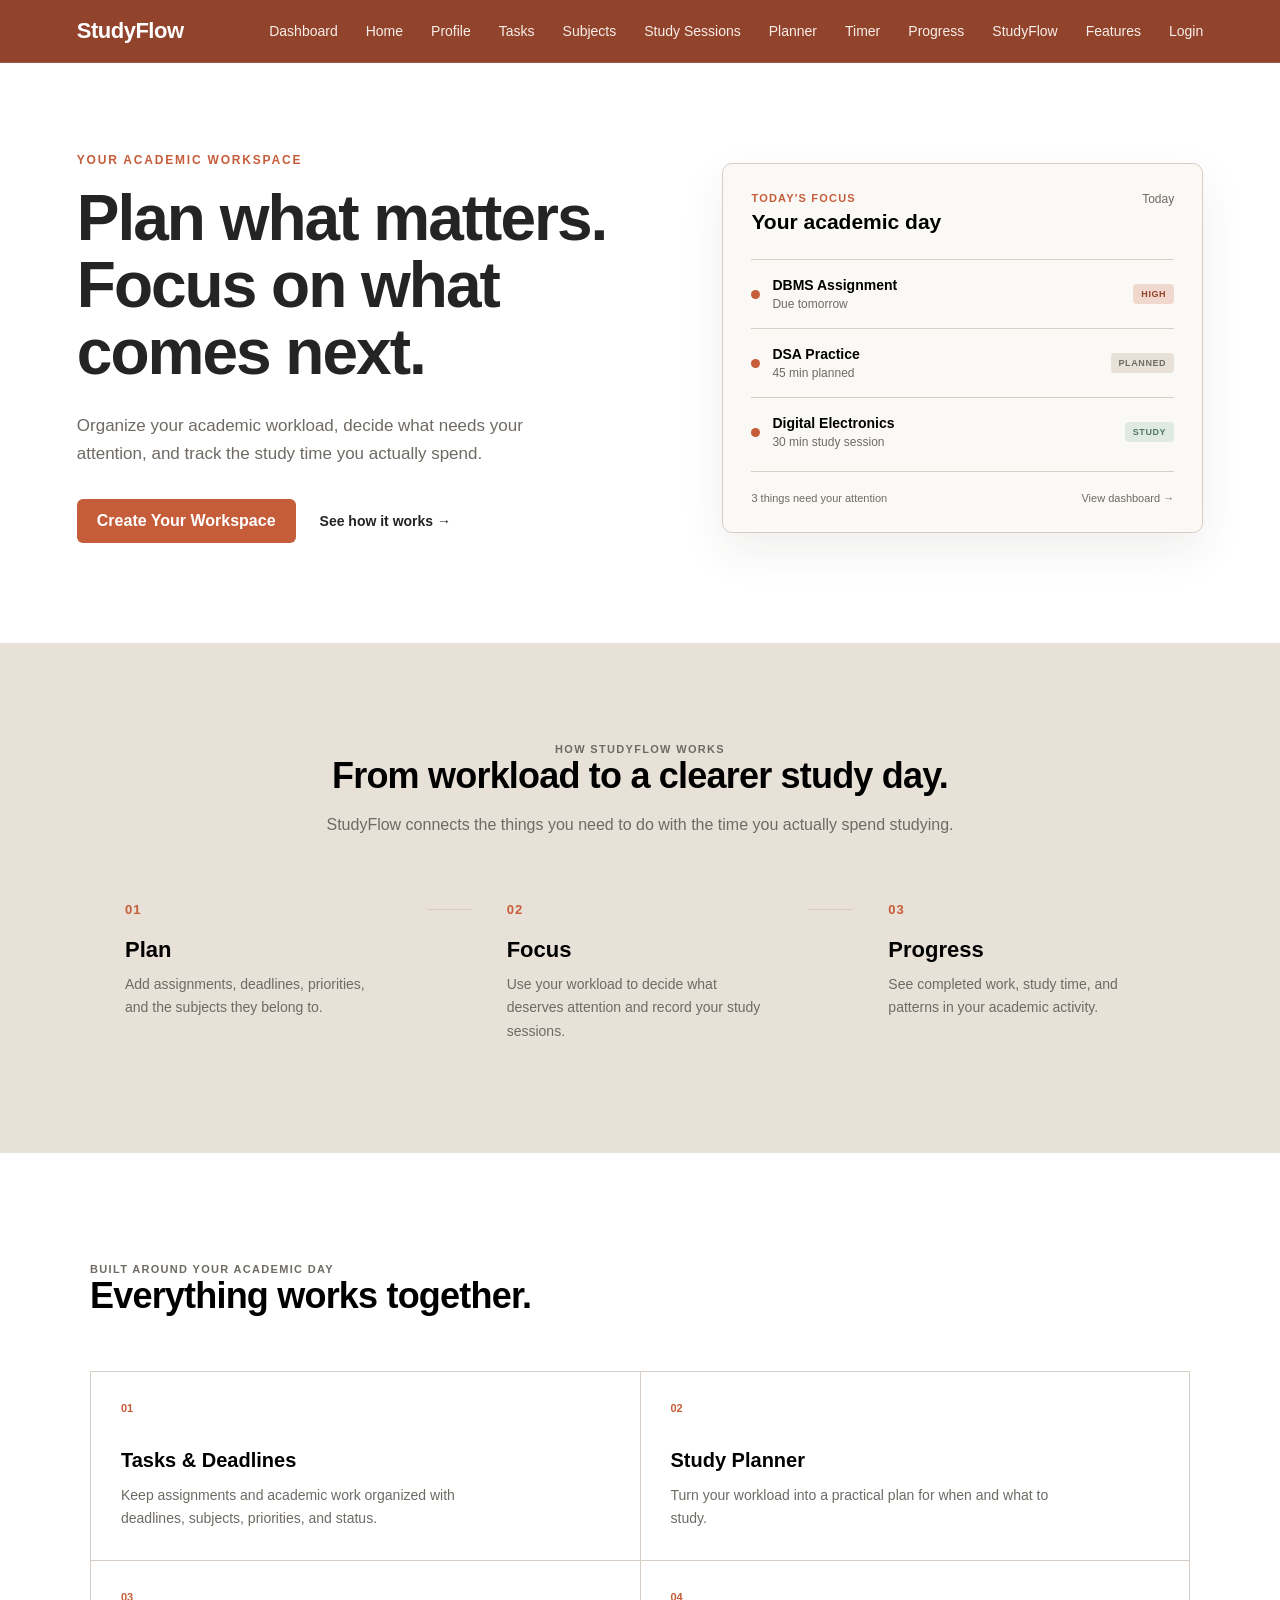
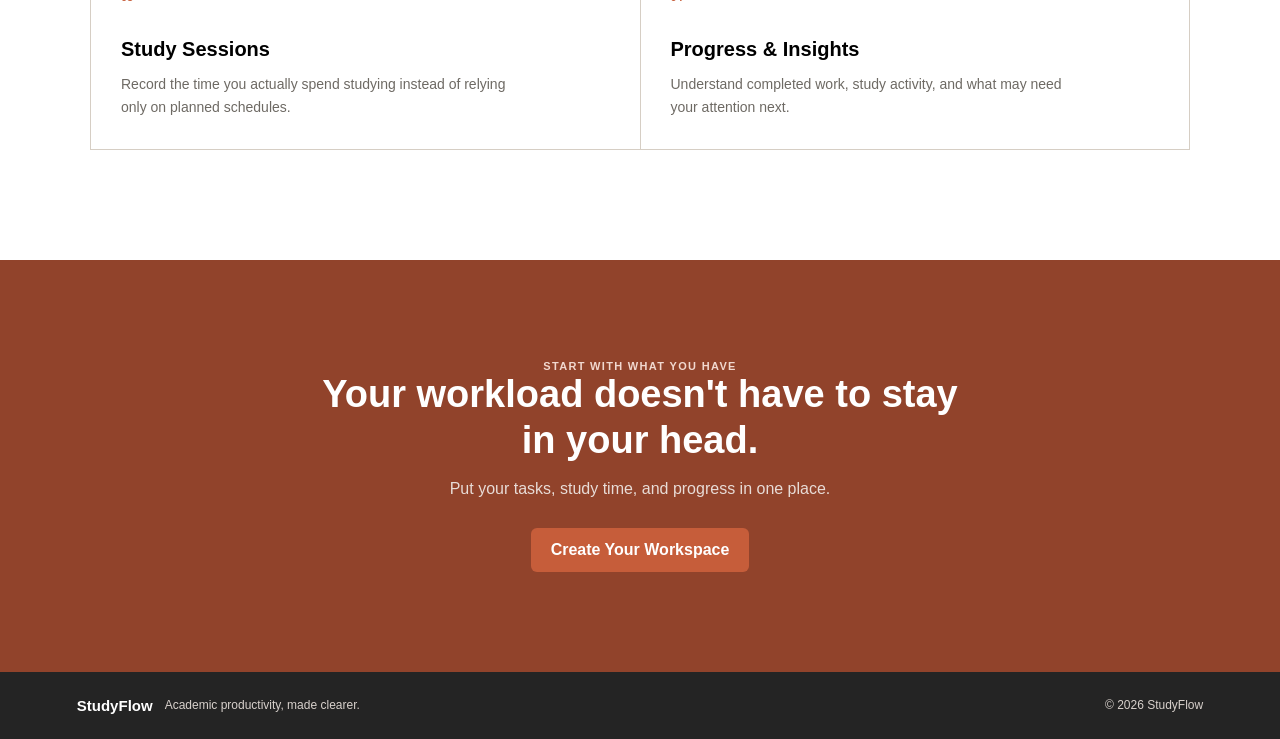
<file: index.html>
<!DOCTYPE html>
<html>
<head>
   
    <title>StudyFlow</title>

    <link rel="stylesheet" href="style.css">
</head>

<body>

   

    <nav class="landing-navbar">

        <div class="logo">
            StudyFlow 
        </div>

        <div class="landing-nav-links">
            <a href ="#dashboard.html">Dashboard</a>
            <a href ="home.html">Home</a>
            <a href ="profile.html">Profile</a>
            <a href ="tasks.html">Tasks</a>
            <a href ="#">Subjects </a>
            <a href ="#">Study Sessions</a>
            <a href="#">Planner</a>
            <a href ="#">Timer</a> 
            <a href ="#">Progress</a>           
            <a href="#how-it-works">StudyFlow</a>
            <a href="#features">Features</a>
            <a href="login.html">Login</a>

            </a>
        </div>

    </nav>


    <main>

        <!-- Hero -->

        <section class="hero-section">

            <div class="hero-content">

                <p class="hero-label">
                    YOUR ACADEMIC WORKSPACE
                </p>

                <h1>
                    Plan what matters.<br>
                    Focus on what comes next.
                </h1>

                <p class="hero-description">
                    Organize your academic workload, decide what needs
                    your attention, and track the study time you actually spend.
                </p>

                <div class="hero-actions">

                    <a href="register.html" class="primary-button">
                        Create Your Workspace
                    </a>

                    <a href="#how-it-works" class="text-button">
                        See how it works →
                    </a>

                </div>

            </div>


            <!-- Mini productivity preview -->

            <div class="product-preview">

                <div class="preview-header">

                    <div>
                        <p class="preview-label">
                            TODAY'S FOCUS
                        </p>

                        <h2>
                            Your academic day
                        </h2>
                    </div>

                    <span class="preview-date">
                        Today
                    </span>

                </div>


                <div class="focus-item">

                    <div class="focus-main">

                        <span class="focus-dot"></span>

                        <div>
                            <h3>DBMS Assignment</h3>
                            <p>Due tomorrow</p>
                        </div>

                    </div>

                    <span class="priority high">
                        HIGH
                    </span>

                </div>


                <div class="focus-item">

                    <div class="focus-main">

                        <span class="focus-dot"></span>

                        <div>
                            <h3>DSA Practice</h3>
                            <p>45 min planned</p>
                        </div>

                    </div>

                    <span class="priority planned">
                        PLANNED
                    </span>

                </div>


                <div class="focus-item">

                    <div class="focus-main">

                        <span class="focus-dot"></span>

                        <div>
                            <h3>Digital Electronics</h3>
                            <p>30 min study session</p>
                        </div>

                    </div>

                    <span class="priority study">
                        STUDY
                    </span>

                </div>


                <div class="preview-footer">

                    <span>
                        3 things need your attention
                    </span>

                    <span>
                        View dashboard →
                    </span>

                </div>

            </div>

        </section>


        <!-- How it works -->

        <section class="flow-section" id="how-it-works">

            <div class="section-intro">

                <p class="section-label">
                    HOW STUDYFLOW WORKS
                </p>

                <h2>
                    From workload to a clearer study day.
                </h2>

                <p>
                    StudyFlow connects the things you need to do with
                    the time you actually spend studying.
                </p>

            </div>


            <div class="flow-grid">

                <div class="flow-step">

                    <span class="step-number">
                        01
                    </span>

                    <h3>
                        Plan
                    </h3>

                    <p>
                        Add assignments, deadlines, priorities,
                        and the subjects they belong to.
                    </p>

                </div>


                <div class="flow-line"></div>


                <div class="flow-step">

                    <span class="step-number">
                        02
                    </span>

                    <h3>
                        Focus
                    </h3>

                    <p>
                        Use your workload to decide what deserves
                        attention and record your study sessions.
                    </p>

                </div>


                <div class="flow-line"></div>


                <div class="flow-step">

                    <span class="step-number">
                        03
                    </span>

                    <h3>
                        Progress
                    </h3>

                    <p>
                        See completed work, study time, and
                        patterns in your academic activity.
                    </p>

                </div>

            </div>

        </section>


        <!-- Features -->

        <section class="features-section" id="features">

            <div class="section-intro">

                <p class="section-label">
                    BUILT AROUND YOUR ACADEMIC DAY
                </p>

                <h2>
                    Everything works together.
                </h2>

            </div>


            <div class="feature-grid">

                <article class="feature-item">

                    <span class="feature-number">
                        01
                    </span>

                    <h3>
                        Tasks & Deadlines
                    </h3>

                    <p>
                        Keep assignments and academic work organized
                        with deadlines, subjects, priorities, and status.
                    </p>

                </article>


                <article class="feature-item">

                    <span class="feature-number">
                        02
                    </span>

                    <h3>
                        Study Planner
                    </h3>

                    <p>
                        Turn your workload into a practical plan
                        for when and what to study.
                    </p>

                </article>


                <article class="feature-item">

                    <span class="feature-number">
                        03
                    </span>

                    <h3>
                        Study Sessions
                    </h3>

                    <p>
                        Record the time you actually spend studying
                        instead of relying only on planned schedules.
                    </p>

                </article>


                <article class="feature-item">

                    <span class="feature-number">
                        04
                    </span>

                    <h3>
                        Progress & Insights
                    </h3>

                    <p>
                        Understand completed work, study activity,
                        and what may need your attention next.
                    </p>

                </article>

            </div>

        </section>


        <!-- Final CTA -->

        <section class="final-section">

            <p class="section-label">
                START WITH WHAT YOU HAVE
            </p>

            <h2>
                Your workload doesn't have to stay in your head.
            </h2>

            <p>
                Put your tasks, study time, and progress in one place.
            </p>

            <a href="register.html" class="primary-button">
                Create Your Workspace
            </a>

        </section>

    </main>


    <footer class="landing-footer">

        <div>
            <strong>StudyFlow</strong>
            <span>Academic productivity, made clearer.</span>
        </div>

        <p>
            © 2026 StudyFlow
        </p>

    </footer>

</body>

</html>
</file>
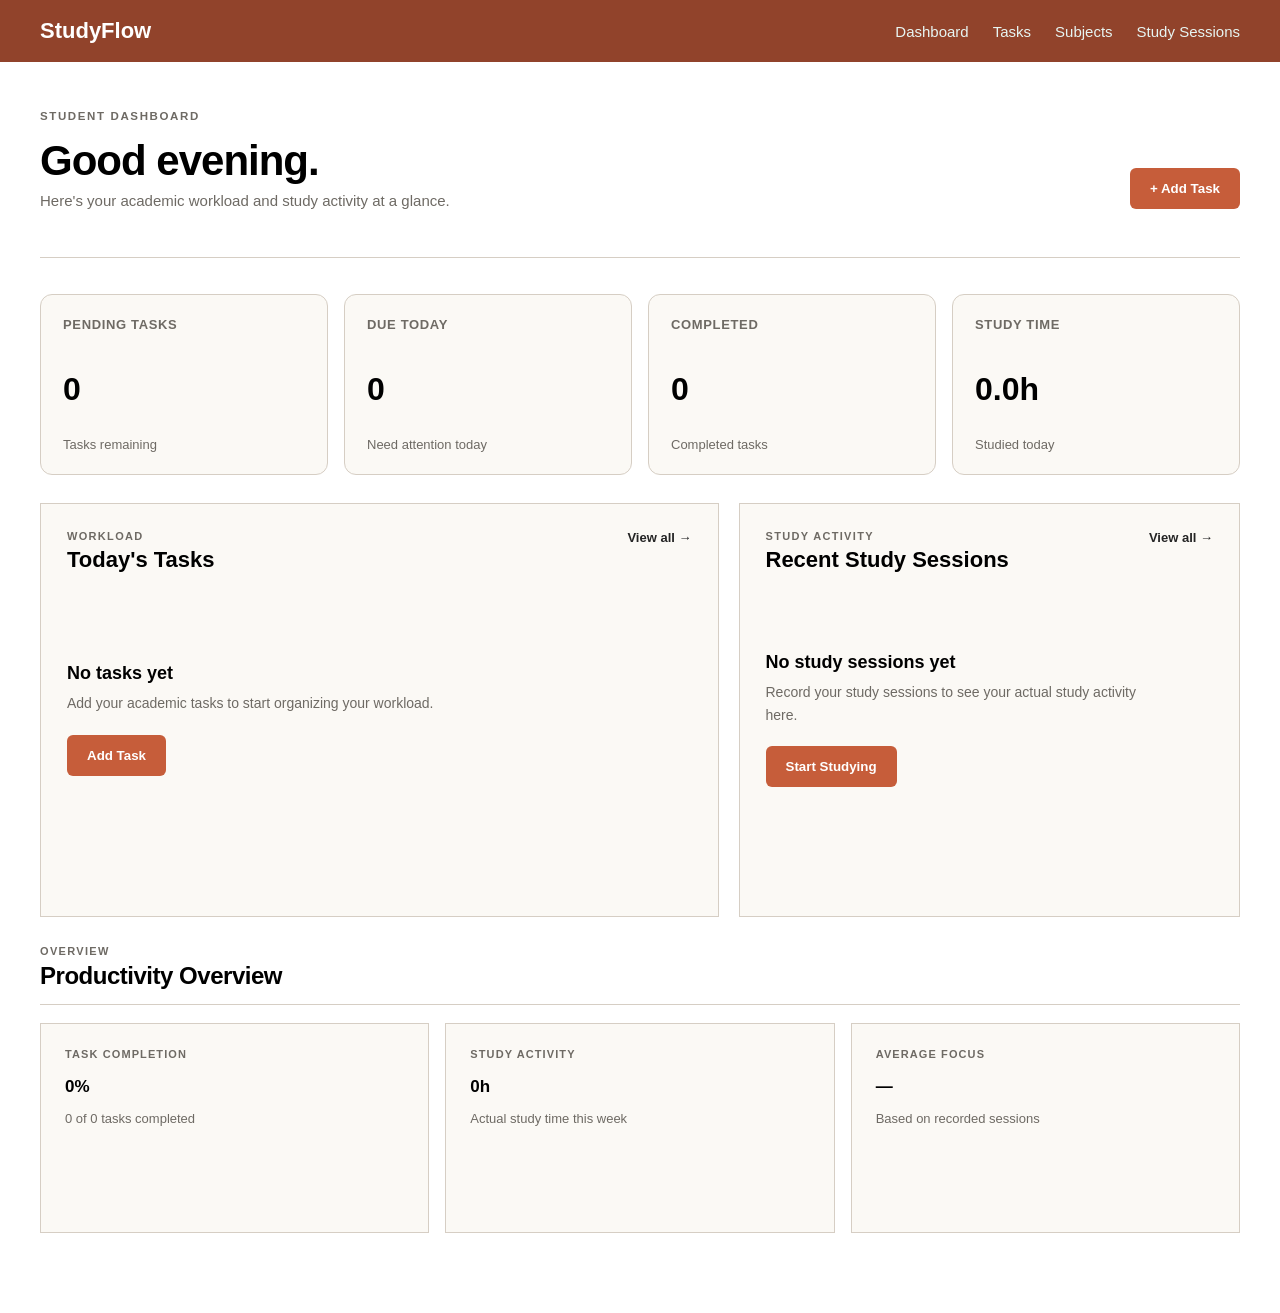
<file: dashboard.html>
<!DOCTYPE html>
<html lang="en">

<head>
    <meta charset="UTF-8">
    <meta name="viewport" content="width=device-width, initial-scale=1.0">

    <title>StudyFlow Dashboard</title>

    <link rel="stylesheet" href="style.css">
</head>

<body>

    <!-- Navigation -->

    <nav class="navbar">

        <div class="logo">
            StudyFlow
        </div>

        <div class="nav-links">

            <a href="dashboard.html">Dashboard</a>
            <a href="tasks.html">Tasks</a>
            <a href="subjects.html">Subjects</a>
            <a href="sessions.html">Study Sessions</a>

        </div>

    </nav>


    <main class="dashboard">


        <!-- Dashboard Header -->

        <section class="dashboard-header">

            <div>

                <p class="section-label">
                    STUDENT DASHBOARD
                </p>

                <h1>
                    Good evening.
                </h1>

                <p>
                    Here's your academic workload and study activity at a glance.
                </p>

            </div>


            <button
                class="primary-button"
                onclick="window.location.href='tasks.html'">

                + Add Task

            </button>

        </section>



        <!-- Summary Metrics -->

        <section class="summary-grid">


            <div class="summary-card">

                <p>
                    Pending Tasks
                </p>

                <h2 id="pending-tasks-count">
                    0
                </h2>

                <span>
                    Tasks remaining
                </span>

            </div>



            <div class="summary-card">

                <p>
                    Due Today
                </p>

                <h2 id="due-today-count">
                    0
                </h2>

                <span>
                    Need attention today
                </span>

            </div>



            <div class="summary-card">

                <p>
                    Completed
                </p>

                <h2 id="completed-tasks-count">
                    0
                </h2>

                <span>
                    Completed tasks
                </span>

            </div>



            <div class="summary-card">

                <p>
                    Study Time
                </p>

                <h2 id="study-hours-count">
                    0h
                </h2>

                <span>
                    Studied today
                </span>

            </div>


        </section>



        <!-- Main Dashboard Area -->

        <section class="dashboard-main-grid">


            <!-- Today's Tasks -->

            <div class="dashboard-panel">


                <div class="panel-header">

                    <div>

                        <p class="section-label">
                            WORKLOAD
                        </p>

                        <h2>
                            Today's Tasks
                        </h2>

                    </div>

                    <a href="tasks.html">
                        View all →
                    </a>

                </div>


                <div
                    id="today-tasks-container"
                    class="dashboard-empty-state">

                    <h3>
                        No tasks yet
                    </h3>

                    <p>
                        Add your academic tasks to start organizing your workload.
                    </p>

                    <button
                        class="primary-button"
                        onclick="window.location.href='tasks.html'">

                        Add Task

                    </button>

                </div>


            </div>



            <!-- Recent Study Sessions -->

            <div class="dashboard-panel">


                <div class="panel-header">

                    <div>

                        <p class="section-label">
                            STUDY ACTIVITY
                        </p>

                        <h2>
                            Recent Study Sessions
                        </h2>

                    </div>

                    <a href="sessions.html">
                        View all →
                    </a>

                </div>


                <div
                    id="dashboard-recent-sessions"
                    class="dashboard-empty-state">

                    <h3>
                        No study sessions yet
                    </h3>

                    <p>
                        Record your study sessions to see your actual study activity here.
                    </p>

                    <button
                        class="primary-button"
                        onclick="window.location.href='sessions.html'">

                        Start Studying

                    </button>

                </div>


            </div>


        </section>



        <!-- Productivity Overview -->

        <section class="productivity-section">


            <div class="section-heading">

                <div>

                    <p class="section-label">
                        OVERVIEW
                    </p>

                    <h2>
                        Productivity Overview
                    </h2>

                </div>

            </div>



         <div class="productivity-grid">

    <div class="productivity-card">

        <p>TASK COMPLETION</p>

        <h3 id="task-completion-value">
            0%
        </h3>

        <span id="task-completion-detail">
            0 of 0 tasks completed
        </span>

    </div>


    <div class="productivity-card">

        <p>STUDY ACTIVITY</p>

        <h3 id="weekly-study-time">
            0h
        </h3>

        <span>
            Actual study time this week
        </span>

    </div>


    <div class="productivity-card">

        <p>AVERAGE FOCUS</p>

        <h3 id="average-focus-value">
            —
        </h3>

        <span id="average-focus-detail">
            Based on recorded sessions
        </span>

    </div>

</div>
        </section>


    </main>


    <script src="script.js"></script>

</body>

</html>
</file>
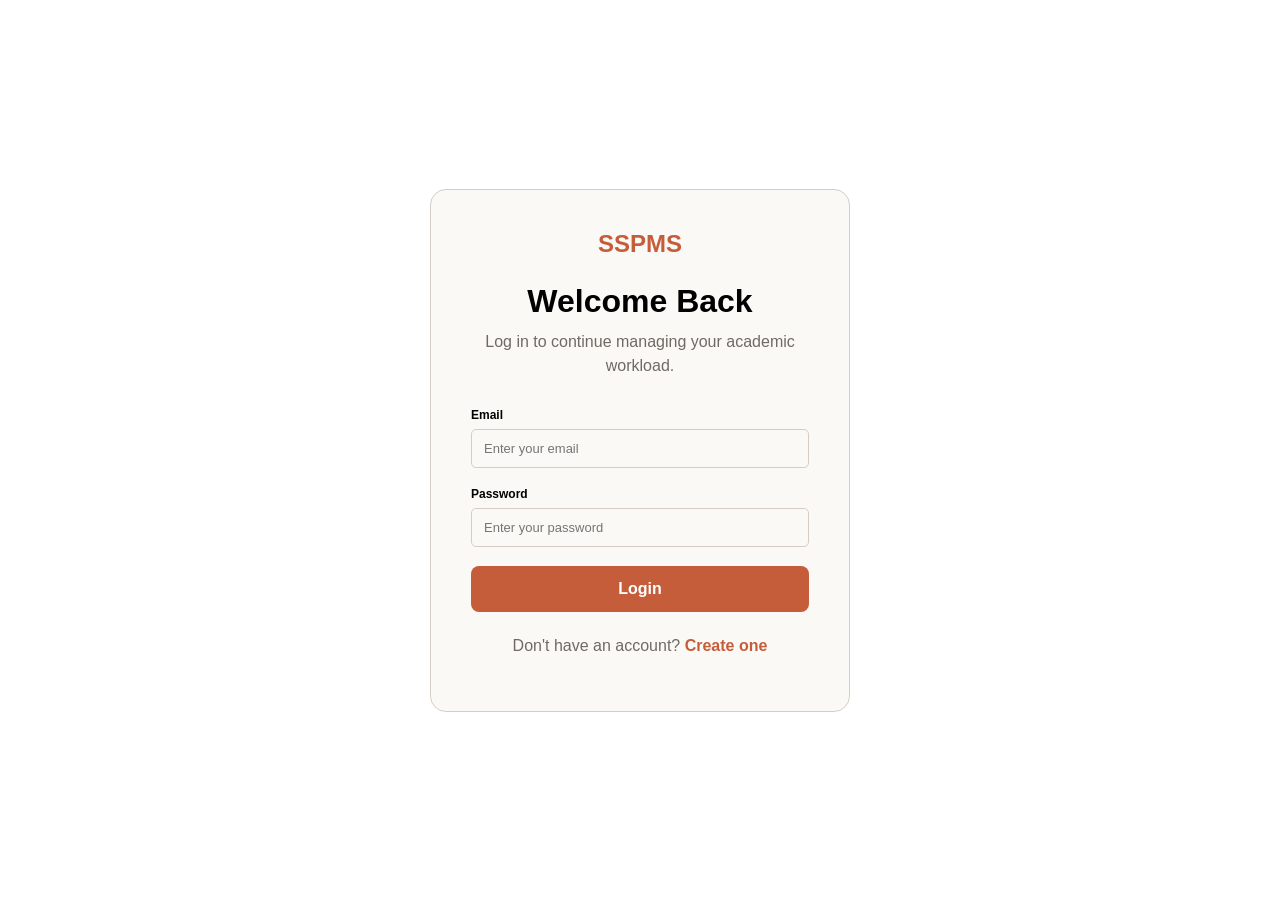
<file: login.html>
<!DOCTYPE html>
<html lang="en">
<head>
    <meta charset="UTF-8">
    <meta name="viewport" content="width=device-width, initial-scale=1.0">

    <title>Login | SSPMS</title>

    <link rel="stylesheet" href="style.css">
</head>

<body>

    <main class="auth-page">

        <div class="auth-card">

            <div class="auth-header">
                <div class="auth-logo">SSPMS</div>

                <h1>Welcome Back</h1>

                <p>
                    Log in to continue managing your academic workload.
                </p>
            </div>

            <form>

                <div class="form-group">
                    <label for="email">Email</label>
                    <input
                        type="email"
                        id="email"
                        placeholder="Enter your email"
                        required
                    >
                </div>

                <div class="form-group">
                    <label for="password">Password</label>
                    <input
                        type="password"
                        id="password"
                        placeholder="Enter your password"
                        required
                    >
                </div>

                <button type="submit" class="auth-button">
                    Login
                </button>

            </form>

            <p class="auth-switch">
                Don't have an account?
                <a href="register.html">Create one</a>
            </p>

        </div>

    </main>

</body>
</html>
</file>
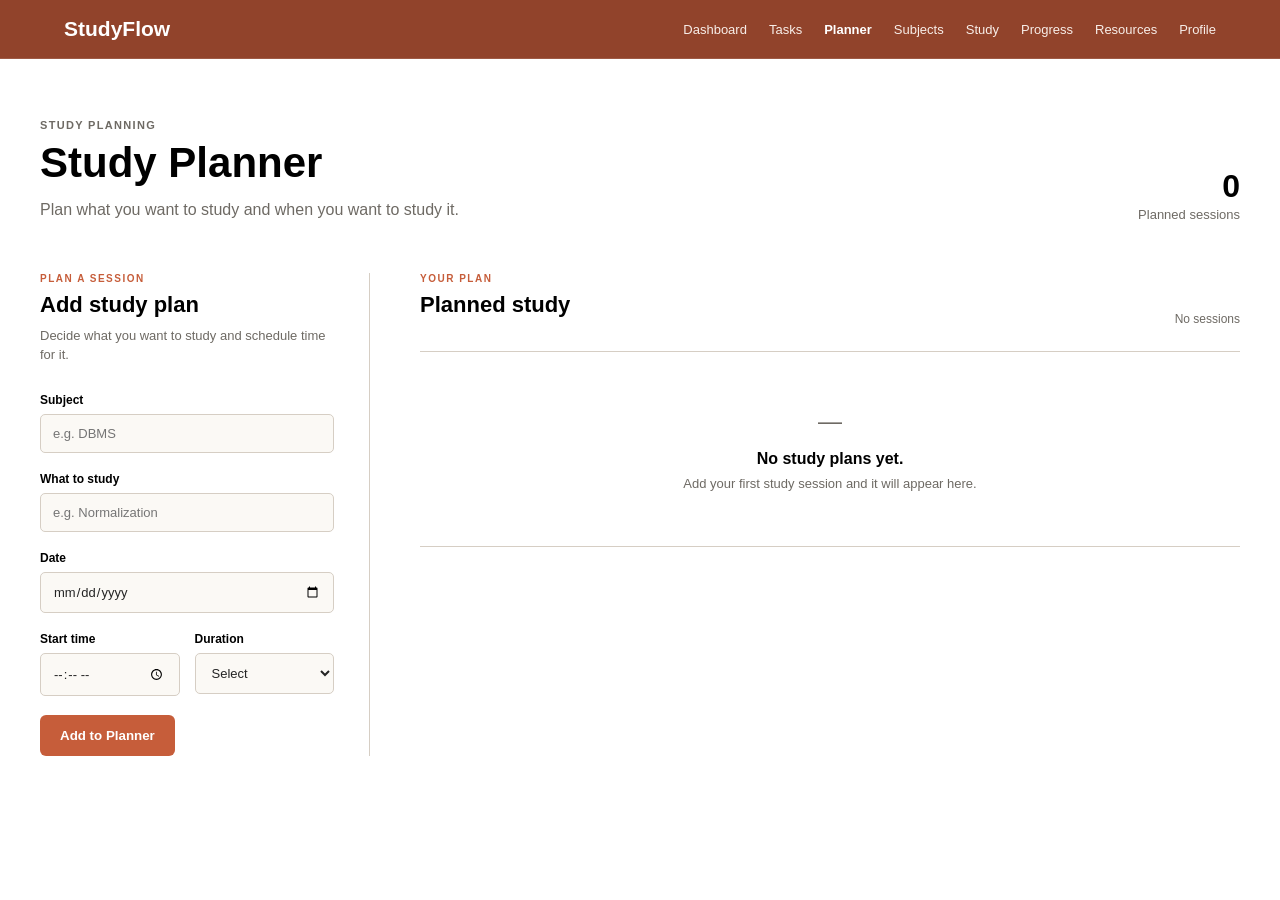
<file: planner.html>
<!DOCTYPE html>
<html lang="en">

<head>
    <meta charset="UTF-8">
    <meta name="viewport" content="width=device-width, initial-scale=1.0">

    <title>Study Planner | StudyFlow</title>

    <link rel="stylesheet" href="style.css">
</head>

<body>

    <!-- NAVIGATION -->

    <nav class="app-navbar">

        <div class="logo">
            StudyFlow
        </div>

        <div class="app-nav-links">

            <a href="dashboard.html">Dashboard</a>

            <a href="tasks.html">Tasks</a>

            <a href="planner.html" class="active">
                Planner
            </a>

            <a href="subjects.html">
                Subjects
            </a>

            <a href="#">Study</a>

            <a href="#">Progress</a>

            <a href="#">Resources</a>

            <a href="profile.html">
                Profile
            </a>

        </div>

    </nav>


    <!-- PLANNER PAGE -->

    <main class="planner-page">


        <!-- PAGE HEADER -->

        <header class="planner-header">

            <div>

                <p class="section-label">
                    STUDY PLANNING
                </p>

                <h1>
                    Study Planner
                </h1>

                <p>
                    Plan what you want to study and when you want to study it.
                </p>

            </div>


            <div class="planner-summary">

                <strong id="planner-count">
                    0
                </strong>

                <span>
                    Planned sessions
                </span>

            </div>

        </header>


        <!-- PLANNER WORKSPACE -->

        <section class="planner-workspace">


            <!-- ADD PLAN -->

            <div class="planner-form-panel">

                <p class="panel-label">
                    PLAN A SESSION
                </p>

                <h2>
                    Add study plan
                </h2>

                <p class="panel-description">
                    Decide what you want to study and schedule time for it.
                </p>


                <form id="planner-form">


                    <!-- SUBJECT -->

                    <div class="form-group">

                    
                        </label>

                       
<div class="form-group">
    <label for="planner-subject">Subject</label>
    <input
        type="text"
        id="planner-subject"
        placeholder="e.g. DBMS"
        required
    >
</div>
                         
                    </div>


                    <!-- WHAT TO STUDY -->

                    <div class="form-group">

                        <label for="planner-topic">
                            What to study
                        </label>

                        <input
                            type="text"
                            id="planner-topic"
                            placeholder="e.g. Normalization"
                            required
                        >

                    </div>


                    <!-- DATE -->

                    <div class="form-group">

                        <label for="planner-date">
                            Date
                        </label>

                        <input
                            type="date"
                            id="planner-date"
                            required
                        >

                    </div>


                    <!-- TIME + DURATION -->

                    <div class="planner-form-row">


                        <div class="form-group">

                            <label for="planner-time">
                                Start time
                            </label>

                            <input
                                type="time"
                                id="planner-time"
                                required
                            >

                        </div>


                        <div class="form-group">

                            <label for="planner-duration">
                                Duration
                            </label>

                            <select
                                id="planner-duration"
                                required
                            >

                                <option value="">
                                    Select
                                </option>

                                <option value="30 min">
                                    30 min
                                </option>

                                <option value="45 min">
                                    45 min
                                </option>

                                <option value="60 min">
                                    60 min
                                </option>

                                <option value="90 min">
                                    90 min
                                </option>

                                <option value="120 min">
                                    120 min
                                </option>

                            </select>

                        </div>

                    </div>


                    <button
                        type="submit"
                        class="primary-button"
                    >
                        Add to Planner
                    </button>

                </form>

            </div>


            <!-- PLANNED SESSIONS -->

            <div class="planner-list-panel">


                <div class="planner-list-header">

                    <div>

                        <p class="panel-label">
                            YOUR PLAN
                        </p>

                        <h2>
                            Planned study
                        </h2>

                    </div>

                    <span id="planner-status">
                        0 sessions
                    </span>

                </div>


                <div id="planner-list">


                    <!-- EMPTY STATE -->

                   <div id="recent-planner-container" class="empty-state">

    <h3>No study plans yet</h3>

    <p>
        Add a study plan to see it here.
    </p>

    <button
        class="primary-button"
        onclick="window.location.href='planner.html'"
    >
        Plan Session
    </button>

</div>

                    </div>

                </div>

            </div>

        </section>

    </main>


    <script src="script.js"></script>

</body>

</html>
</file>
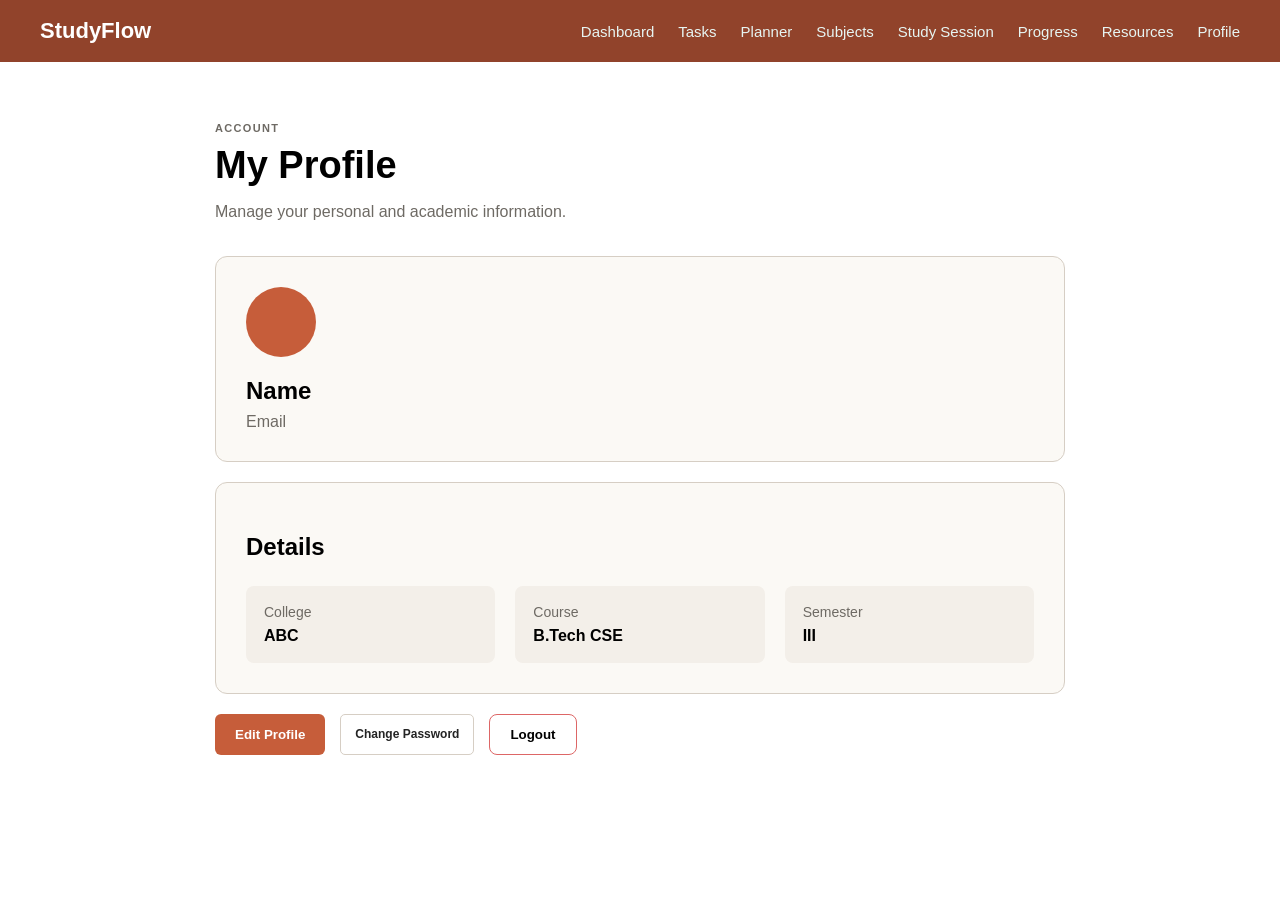
<file: profile.html>
<!DOCTYPE html>
<html lang="en">

<head>
    <meta charset="UTF-8">
    <meta name="viewport" content="width=device-width, initial-scale=1.0">

    <title>Profile</title>

    <link rel="stylesheet" href="style.css">
</head>

<body>

    <nav class="navbar">

        <div class="logo">StudyFlow</div>

        <div class="nav-links">
            <a href="dashboard.html">Dashboard</a>
            <a href="tasks.html">Tasks</a>
            <a href="planner.html">Planner</a>
            <a href="subjects.html">Subjects</a>
            <a href="sessions.html">Study Session </a>
            <a href="progress.html">Progress</a>
            <a href="resources.html">Resources</a>
            <a href="profile.html">Profile</a>
        </div>

    </nav>


    <main class="profile-page">

        <div class="profile-header">

            <p class="section-label">ACCOUNT</p>

            <h1>My Profile</h1>

            <p>
                Manage your personal and academic information.
            </p>

        </div>


        <section class="profile-card">

            <div class="profile-avatar">
                
            </div>

            <div class="profile-info">

                <h2>Name </h2>

                <p>Email</p>

            </div>

        </section>


        <section class="profile-card">

            <h2>Details </h2>

            <div class="profile-details">

                <div>
                    <span>College</span>
                    <strong>ABC </strong>
                </div>

                <div>
                    <span>Course</span>
                    <strong>B.Tech CSE</strong>
                </div>

                <div>
                    <span>Semester</span>
                    <strong> III </strong>
                </div>

            </div>

        </section>


        <section class="profile-actions">

            <button class="primary-button">
                Edit Profile
            </button>

            <button class="secondary-button">
                Change Password
            </button>

            <button class="logout-button">
                Logout
            </button>

        </section>

    </main>

</body>

</html>
</file>
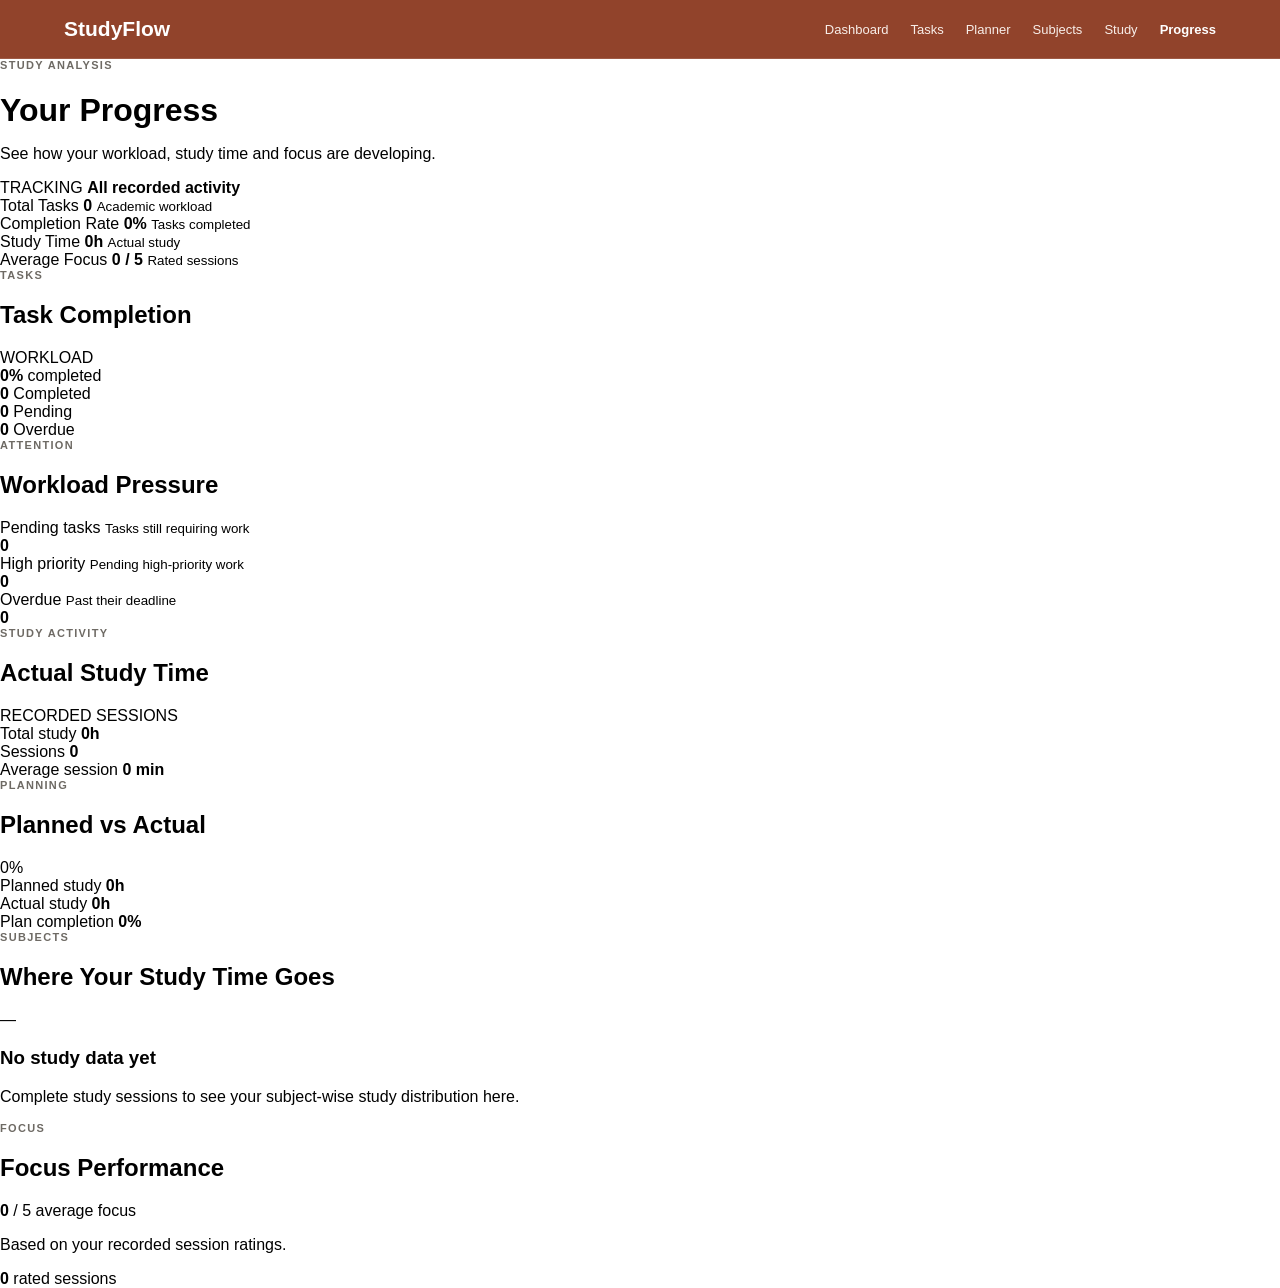
<file: progress.html>
<!DOCTYPE html>
<html lang="en">

<head>
    <meta charset="UTF-8">
    <meta name="viewport" content="width=device-width, initial-scale=1.0">

    <title>Progress | StudyFlow</title>

    <link rel="stylesheet" href="style.css">
</head>

<body>

<nav class="app-navbar">

    <div class="logo">StudyFlow</div>

    <div class="app-nav-links">
        <a href="dashboard.html">Dashboard</a>
        <a href="tasks.html">Tasks</a>
        <a href="planner.html">Planner</a>
        <a href="subjects.html">Subjects</a>
        <a href="sessions.html">Study</a>
        <a href="progress.html" class="active">Progress</a>
       
    </div>

</nav>


<main class="progress-page">

    <!-- HEADER -->

    <header class="progress-hero">

        <div>
            <p class="section-label">STUDY ANALYSIS</p>

            <h1>Your Progress</h1>

            <p>
                See how your workload, study time and focus are developing.
            </p>
        </div>

        <div class="progress-period">
            <span>TRACKING</span>
            <strong>All recorded activity</strong>
        </div>

    </header>


    <!-- KEY METRICS -->

    <section class="progress-metrics">

        <div class="progress-metric">
            <span>Total Tasks</span>
            <strong id="progress-total-tasks">0</strong>
            <small>Academic workload</small>
        </div>

        <div class="progress-metric">
            <span>Completion Rate</span>
            <strong id="progress-completion-rate">0%</strong>
            <small>Tasks completed</small>
        </div>

        <div class="progress-metric">
            <span>Study Time</span>
            <strong id="progress-study-hours">0h</strong>
            <small>Actual study</small>
        </div>

        <div class="progress-metric">
            <span>Average Focus</span>
            <strong id="progress-average-focus">0 / 5</strong>
            <small>Rated sessions</small>
        </div>

    </section>


    <!-- WORKLOAD + TASK COMPLETION -->

    <section class="progress-analysis-grid">

        <div class="analysis-panel completion-panel">

            <div class="analysis-panel-header">
                <div>
                    <p class="section-label">TASKS</p>
                    <h2>Task Completion</h2>
                </div>

                <span class="analysis-tag">WORKLOAD</span>
            </div>

            <div class="completion-content">

                <div class="completion-number">
                    <strong id="completion-large-rate">0%</strong>
                    <span>completed</span>
                </div>

                <div class="completion-bar">
                    <div id="completion-bar-fill"></div>
                </div>

                <div class="completion-breakdown">

                    <div>
                        <strong id="progress-completed-tasks">0</strong>
                        <span>Completed</span>
                    </div>

                    <div>
                        <strong id="progress-pending-tasks">0</strong>
                        <span>Pending</span>
                    </div>

                    <div>
                        <strong id="progress-overdue-tasks">0</strong>
                        <span>Overdue</span>
                    </div>

                </div>

            </div>

        </div>


        <div class="analysis-panel workload-panel">

            <div class="analysis-panel-header">
                <div>
                    <p class="section-label">ATTENTION</p>
                    <h2>Workload Pressure</h2>
                </div>
            </div>

            <div class="workload-items">

                <div class="workload-item">
                    <div>
                        <span>Pending tasks</span>
                        <small>Tasks still requiring work</small>
                    </div>

                    <strong id="workload-pending">0</strong>
                </div>

                <div class="workload-item">
                    <div>
                        <span>High priority</span>
                        <small>Pending high-priority work</small>
                    </div>

                    <strong id="progress-high-priority">0</strong>
                </div>

                <div class="workload-item">
                    <div>
                        <span>Overdue</span>
                        <small>Past their deadline</small>
                    </div>

                    <strong id="workload-overdue">0</strong>
                </div>

            </div>

        </div>

    </section>


    <!-- STUDY ACTIVITY -->

    <section class="analysis-panel study-panel">

        <div class="analysis-panel-header">

            <div>
                <p class="section-label">STUDY ACTIVITY</p>
                <h2>Actual Study Time</h2>
            </div>

            <span class="analysis-tag">RECORDED SESSIONS</span>

        </div>

        <div class="study-stat-grid">

            <div>
                <span>Total study</span>
                <strong id="study-time-large">0h</strong>
            </div>

            <div>
                <span>Sessions</span>
                <strong id="progress-session-count">0</strong>
            </div>

            <div>
                <span>Average session</span>
                <strong id="progress-average-session">0 min</strong>
            </div>

        </div>

    </section>


    <!-- PLANNED VS ACTUAL -->

    <section class="analysis-panel planning-panel">

        <div class="analysis-panel-header">

            <div>
                <p class="section-label">PLANNING</p>
                <h2>Planned vs Actual</h2>
            </div>

            <span id="plan-performance-label">0%</span>

        </div>

        <div class="plan-comparison">

            <div class="plan-row">

                <div class="plan-row-label">
                    <span>Planned study</span>
                    <strong id="progress-planned-time">0h</strong>
                </div>

                <div class="plan-bar">
                    <div class="plan-bar-fill planned"></div>
                </div>

            </div>


            <div class="plan-row">

                <div class="plan-row-label">
                    <span>Actual study</span>
                    <strong id="progress-actual-time">0h</strong>
                </div>

                <div class="plan-bar">
                    <div
                        class="plan-bar-fill actual"
                        id="actual-plan-bar">
                    </div>
                </div>

            </div>

        </div>

        <div class="planning-footer">
            <span>Plan completion</span>
            <strong id="progress-plan-percentage">0%</strong>
        </div>

    </section>


    <!-- SUBJECT ANALYSIS -->

    <section class="analysis-panel subject-panel">

        <div class="analysis-panel-header">

            <div>
                <p class="section-label">SUBJECTS</p>
                <h2>Where Your Study Time Goes</h2>
            </div>

        </div>

        <div
            id="progress-subject-list"
            class="progress-subject-list">

            <div class="progress-empty-state">

                <div class="empty-icon">—</div>

                <h3>No study data yet</h3>

                <p>
                    Complete study sessions to see your subject-wise
                    study distribution here.
                </p>

            </div>

        </div>

    </section>


    <!-- FOCUS -->

    <section class="analysis-panel focus-panel">

        <div class="analysis-panel-header">

            <div>
                <p class="section-label">FOCUS</p>
                <h2>Focus Performance</h2>
            </div>

        </div>

        <div class="focus-content">

            <div class="focus-score">

                <strong id="focus-large-score">0</strong>

                <span>/ 5 average focus</span>

            </div>

            <div class="focus-description">

                <p>
                    Based on your recorded session ratings.
                </p>

                <span>
                    <strong id="progress-rated-sessions">0</strong>
                    rated sessions
                </span>

            </div>

        </div>

    </section>

</main>


<script src="script.js"></script>

</body>

</html>
</file>
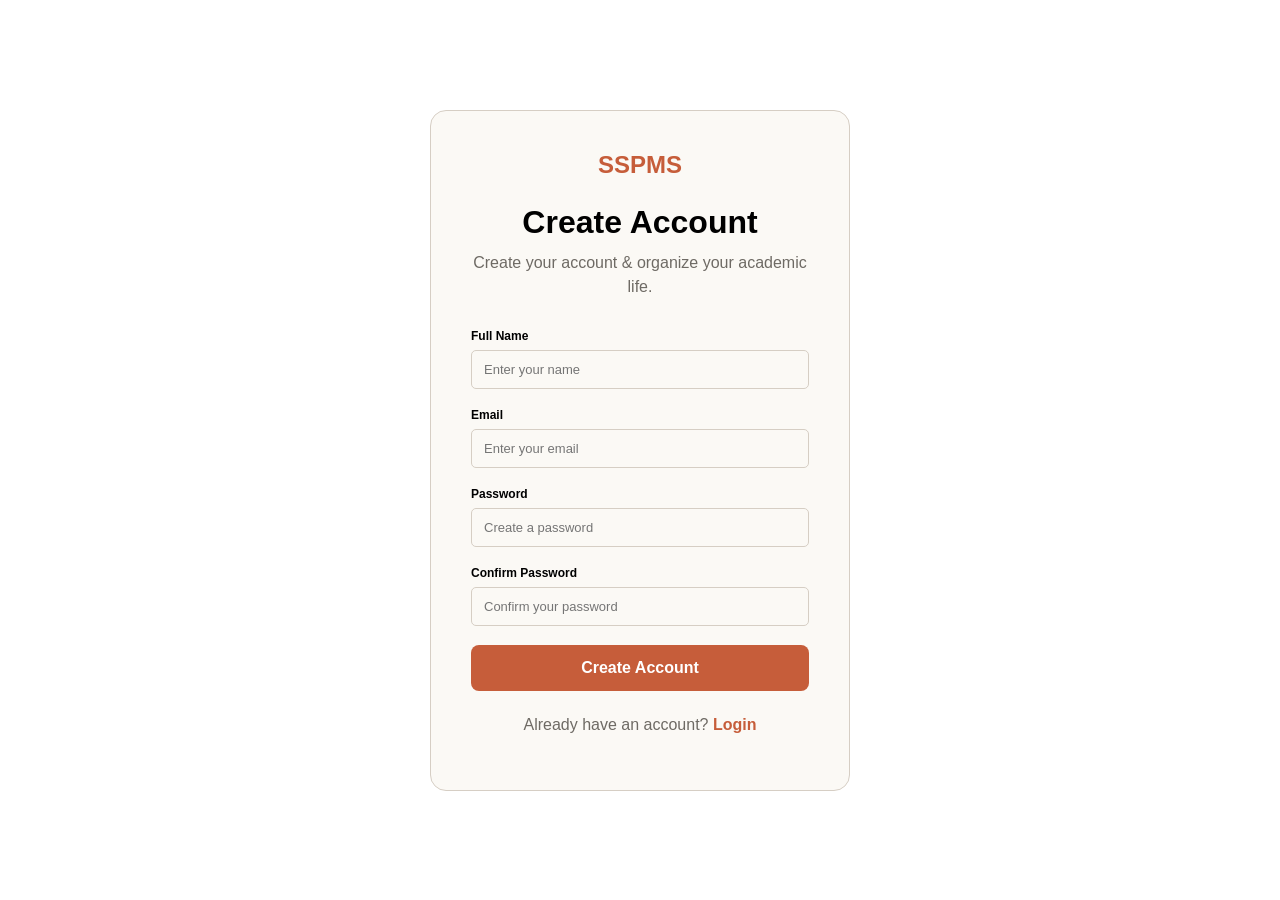
<file: register.html>
<!DOCTYPE html>
<html lang="en">
<head>
    <meta charset="UTF-8">
    <meta name="viewport" content="width=device-width, initial-scale=1.0">

    <title>Register | SSPMS</title>

    <link rel="stylesheet" href="style.css">
</head>

<body>

    <main class="auth-page">

        <div class="auth-card">

            <div class="auth-header">
                <div class="auth-logo">SSPMS</div>

                <h1>Create Account</h1>

                <p>
                    Create your account & organize your academic life.
                </p>
            </div>

            <form>

                <div class="form-group">
                    <label for="name">Full Name</label>
                    <input
                        type="text"
                        id="name"
                        placeholder="Enter your name"
                        required
                    >
                </div>

                <div class="form-group">
                    <label for="email">Email</label>
                    <input
                        type="email"
                        id="email"
                        placeholder="Enter your email"
                        required
                    >
                </div>

                <div class="form-group">
                    <label for="password">Password</label>
                    <input
                        type="password"
                        id="password"
                        placeholder="Create a password"
                        required
                    >
                </div>

                <div class="form-group">
                    <label for="confirm-password">Confirm Password</label>
                    <input
                        type="password"
                        id="confirm-password"
                        placeholder="Confirm your password"
                        required
                    >
                </div>

                <button type="submit" class="auth-button">
                    Create Account
                </button>

            </form>

            <p class="auth-switch">
                Already have an account?
                <a href="login.html">Login</a>
            </p>

        </div>

    </main>

</body>
</html>
</file>
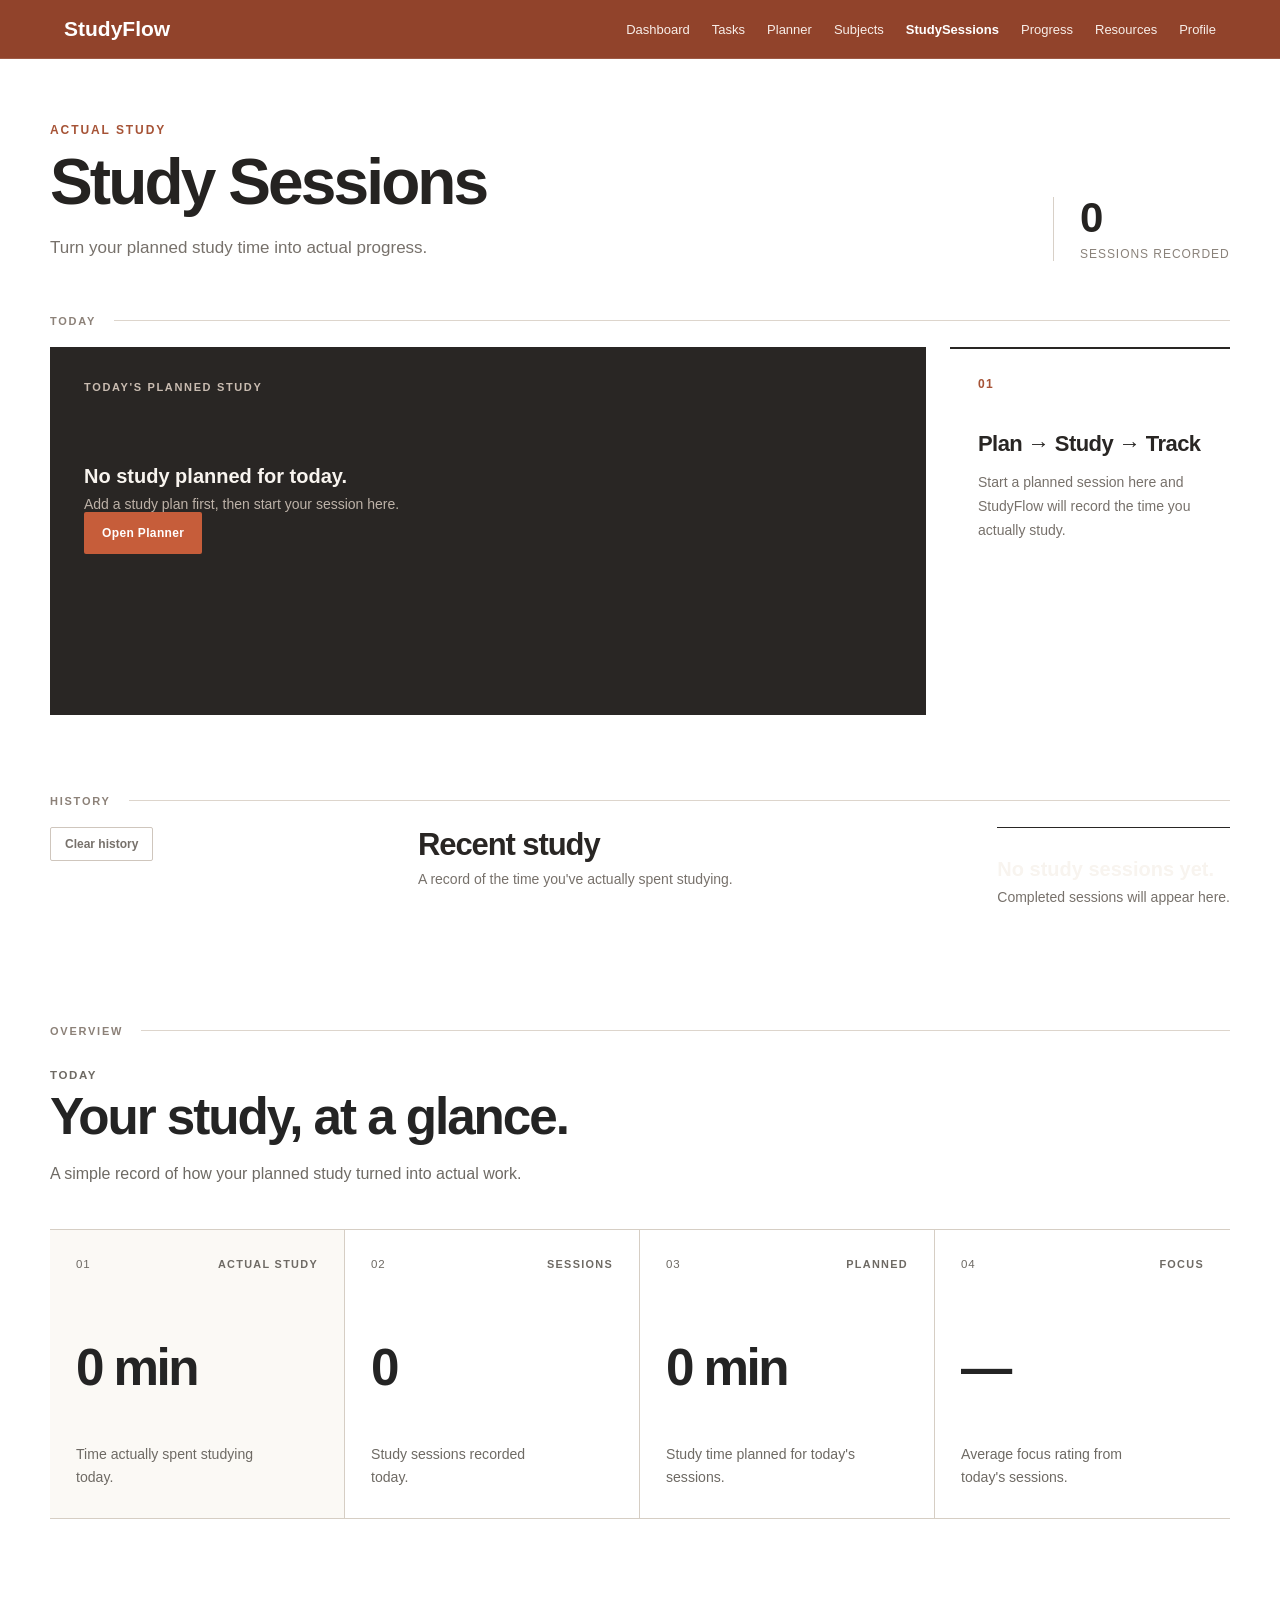
<file: studysessions.html>
<!DOCTYPE html>
<html lang="en">

<head>
    <meta charset="UTF-8">
    <meta name="viewport" content="width=device-width, initial-scale=1.0">

    <title>Study Sessions | StudyFlow</title>

    <link rel="stylesheet" href="style.css">
</head>

<body>

    <!-- NAVIGATION -->

    <nav class="app-navbar">

        <div class="logo">
            StudyFlow
        </div>

        <div class="app-nav-links">

            <a href="dashboard.html">Dashboard</a>

            <a href="tasks.html">Tasks</a>

            <a href="planner.html">Planner</a>

            <a href="subjects.html">Subjects</a>

            <a href="sessions.html" class="active">
                StudySessions
            </a>

            <a href="#">Progress</a>

            <a href="#">Resources</a>

            <a href="profile.html">
                Profile
            </a>

        </div>

    </nav>


    <!-- STUDY PAGE -->

    <main class="study-page">

        <!-- PAGE INTRO -->

        <header class="study-header">

            <div>

                <p class="study-eyebrow">
                    ACTUAL STUDY
                </p>

                <h1>
                    Study Sessions
                </h1>

                <p class="study-intro">
                    Turn your planned study time into actual progress.
                </p>

            </div>

            <div class="study-record-count">

                <strong id="session-count">
                    0
                </strong>

                <span>
                    sessions recorded
                </span>

            </div>

        </header>


        <!-- TODAY -->

        <section class="today-study-section">

            <div class="section-topline">

                <span>
                    TODAY
                </span>

                <span class="section-rule"></span>

            </div>


            <div class="today-study-layout">


                <!-- MAIN STUDY CARD -->

                <div class="today-study-card">

                    <div class="today-card-label">
                        TODAY'S PLANNED STUDY
                    </div>

                    <div id="planned-study-list">

                        <!-- JavaScript inserts planned sessions here -->

                    </div>

                </div>


                <!-- SMALL CONTEXT PANEL -->

                <aside class="study-side-note">

                    <span class="side-note-number">
                        01
                    </span>

                    <h2>
                        Plan → Study → Track
                    </h2>

                    <p>
                        Start a planned session here and StudyFlow
                        will record the time you actually study.
                    </p>

                </aside>

            </div>

        </section>


        <!-- ACTIVE SESSION -->

        <section
            id="active-session-section"
            class="active-study-section"
            style="display: none;"
        >

            <div class="section-topline">

                <span>
                    CURRENT SESSION
                </span>

                <span class="section-rule"></span>

            </div>


            <div class="active-study-workspace">

                <div class="active-study-info">

                    <p>
                        NOW STUDYING
                    </p>

                    <h2 id="active-subject">
                        DBMS
                    </h2>

                    <h3 id="active-topic">
                        Functional Dependency
                    </h3>

                </div>


                <div class="focus-area">

                    <div
                        id="session-timer"
                        class="focus-timer"
                    >
                        00:00
                    </div>

                    <div
                        id="session-status"
                        class="focus-status"
                    >
                        Focusing
                    </div>

                </div>


                <div class="session-actions">

                    <button
                        id="pause-session-button"
                        class="secondary-button"
                        type="button"
                    >
                        Pause
                    </button>

                    <button
                        id="finish-session-button"
                        class="primary-button"
                        type="button"
                    >
                        Finish Session
                    </button>

                </div>

            </div>

        </section>


        <!-- SESSION RESULT -->

        <!-- SESSION RESULT -->

<section
    id="session-result-section"
    class="session-result-section"
    style="display: none;"
>

    <div class="section-topline">

        <span>
            SESSION COMPLETE
        </span>

        <span class="section-rule"></span>

    </div>


    <div class="session-result-layout">

        <!-- SESSION INFORMATION -->

        <div class="session-result-main">

            <p class="result-label">
                STUDY SESSION
            </p>

            <h2 id="result-session-name">
                DBMS — Functional Dependency
            </h2>

        </div>


        <!-- TIME METRICS -->

        <div class="result-metrics">

            <div>
                <span>PLANNED</span>

                <strong id="result-planned">
                    30 min
                </strong>
            </div>


            <div>
                <span>ACTUAL</span>

                <strong id="result-actual">
                    0 min
                </strong>
            </div>


            <div>
                <span>DIFFERENCE</span>

                <strong id="result-difference">
                    0 min
                </strong>
            </div>

        </div>


        <!-- SESSION NOTES -->

        <div class="session-review-field">

            <label for="session-notes">
                SESSION NOTES
            </label>

            <textarea
                id="session-notes"
                rows="4"
                placeholder="What did you study or accomplish?"
            ></textarea>

        </div>


        <!-- FOCUS RATING -->

        <div class="session-review-field">

            <label>
                FOCUS RATING
            </label>

            <div class="focus-rating">

                <label>
                    <input
                        type="radio"
                        name="focus-rating"
                        value="1"
                    >
                    1
                </label>

                <label>
                    <input
                        type="radio"
                        name="focus-rating"
                        value="2"
                    >
                    2
                </label>

                <label>
                    <input
                        type="radio"
                        name="focus-rating"
                        value="3"
                    >
                    3
                </label>

                <label>
                    <input
                        type="radio"
                        name="focus-rating"
                        value="4"
                    >
                    4
                </label>

                <label>
                    <input
                        type="radio"
                        name="focus-rating"
                        value="5"
                    >
                    5
                </label>

            </div>

        </div>


        <!-- TOPIC STATUS -->

        <div class="session-review-field">

            <label>
                TOPIC STATUS
            </label>

            <div class="review-options">

                <label>
                    <input
                        type="radio"
                        name="topic-status"
                        value="completed"
                    >
                    Completed
                </label>

                <label>
                    <input
                        type="radio"
                        name="topic-status"
                        value="continue"
                        checked
                    >
                    Continue later
                </label>

            </div>

        </div>


        <!-- SESSION STATUS -->

        <div class="session-review-field">

            <label>
                SESSION STATUS
            </label>

            <div class="review-options">

                <label>
                    <input
                        type="radio"
                        name="session-status"
                        value="completed"
                        checked
                    >
                    Completed
                </label>

                <label>
                    <input
                        type="radio"
                        name="session-status"
                        value="interrupted"
                    >
                    Interrupted
                </label>

                <label>
                    <input
                        type="radio"
                        name="session-status"
                        value="abandoned"
                    >
                    Abandoned
                </label>

            </div>

        </div>


        <!-- SAVE -->

        <button
            id="save-session-button"
            class="primary-button"
            type="button"
        >
            Save Session
        </button>

    </div>

</section>
        </section>


        <!-- HISTORY -->

        <section class="recent-study-section">

            <div class="section-topline">

                <span>
                    HISTORY
                </span>

                <span class="section-rule"></span>

            </div>


<div class="recent-study-heading">
<button
    id="clear-history-button"
    class="clear-history-button"
    type="button"
>
    Clear history
</button>
    <div>

        <h2>
            Recent study
        </h2>

        <p>
            A record of the time you've actually spent studying.
        </p>


</div>

           <div
    id="recent-sessions-list"
    class="recent-study-list"
>


    <!-- JavaScript inserts history -->
</div>

</div>
        

        </section>

<!-- TODAY'S STATISTICS -->

<section class="study-statistics-section">

    <div class="section-topline">
        <span>OVERVIEW</span>
        <span class="section-rule"></span>
    </div>


    <div class="study-statistics-heading">

        <div>
            <p class="statistics-eyebrow">
                TODAY
            </p>

            <h2>
                Your study, at a glance.
            </h2>

            <p>
                A simple record of how your planned study turned into actual work.
            </p>
        </div>

    </div>


    <div class="study-statistics-grid">


        <!-- STUDY TIME -->

        <article class="study-stat-card study-stat-primary">

            <div class="study-stat-top">
                <span class="study-stat-number">
                    01
                </span>

                <span class="study-stat-label">
                    ACTUAL STUDY
                </span>
            </div>

            <strong id="today-study-time">
                0 min
            </strong>

            <p>
                Time actually spent studying today.
            </p>

        </article>


        <!-- SESSIONS -->

        <article class="study-stat-card">

            <div class="study-stat-top">
                <span class="study-stat-number">
                    02
                </span>

                <span class="study-stat-label">
                    SESSIONS
                </span>
            </div>

            <strong id="today-session-count">
                0
            </strong>

            <p>
                Study sessions recorded today.
            </p>

        </article>


        <!-- PLANNED -->

        <article class="study-stat-card">

            <div class="study-stat-top">
                <span class="study-stat-number">
                    03
                </span>

                <span class="study-stat-label">
                    PLANNED
                </span>
            </div>

            <strong id="today-planned-time">
                0 min
            </strong>

            <p>
                Study time planned for today's sessions.
            </p>

        </article>


        <!-- FOCUS -->

        <article class="study-stat-card">

            <div class="study-stat-top">
                <span class="study-stat-number">
                    04
                </span>

                <span class="study-stat-label">
                    FOCUS
                </span>
            </div>

            <strong id="today-focus-rating">
                —
            </strong>

            <p>
                Average focus rating from today's sessions.
            </p>

        </article>


    </div>

</section>

    </main>


    <script src="script.js"></script>

</body>

</html>
</file>
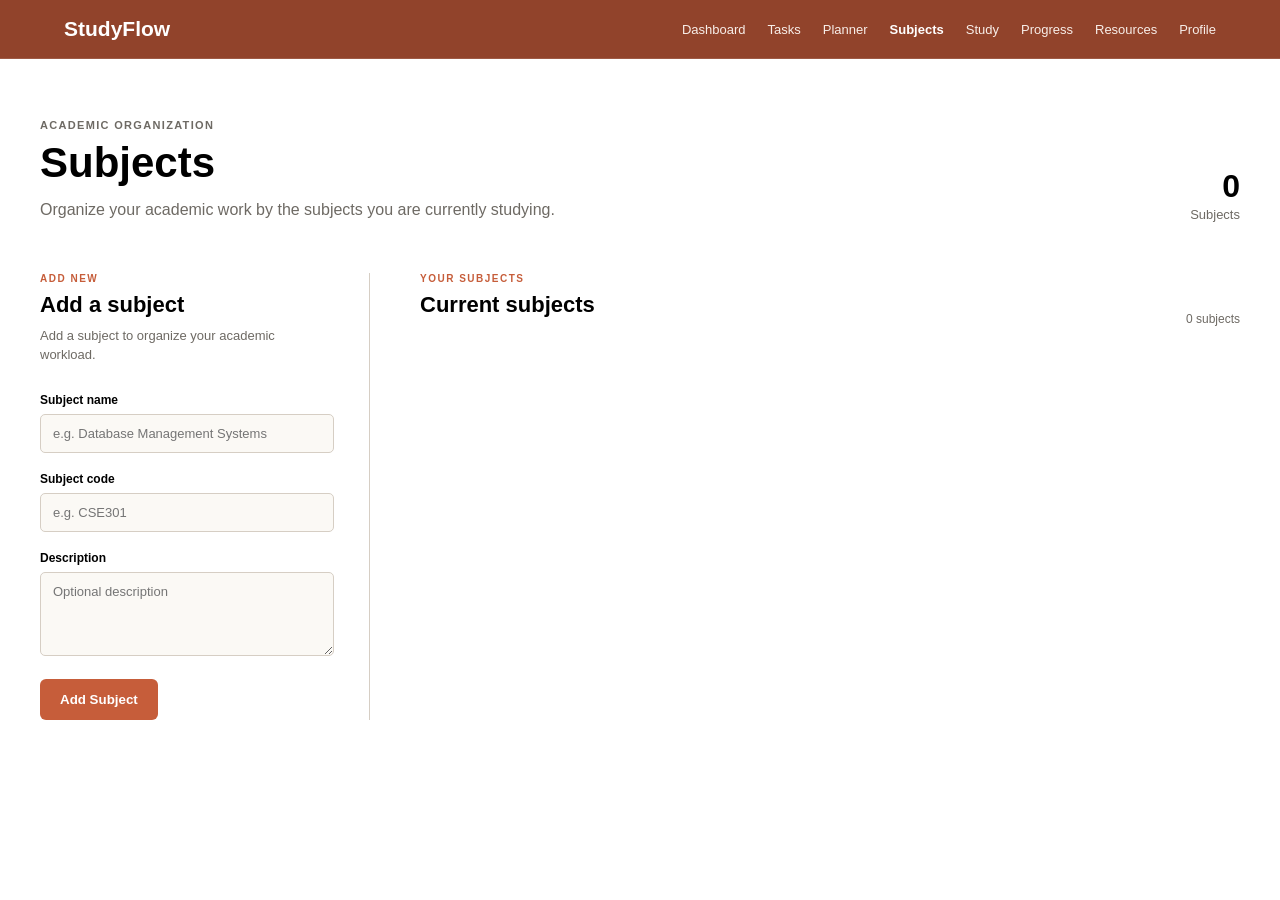
<file: subjects.html>
<!DOCTYPE html>
<html lang="en">

<head>
    <meta charset="UTF-8">
    <meta name="viewport" content="width=device-width, initial-scale=1.0">

    <title>Subjects </title>

    <link rel="stylesheet" href="style.css">
</head>

<body>

    <nav class="app-navbar">

        <div class="logo">
            StudyFlow
        </div>

        <div class="app-nav-links">

            <a href="dashboard.html">Dashboard</a>
            <a href="tasks.html">Tasks</a>
            <a href="planner.html">Planner</a>
            <a href="subjects.html" class="active">Subjects</a>
            <a href="study.html">Study</a>
            <a href="progress.html">Progress</a>
            <a href="resources.html">Resources</a>
            <a href="profile.html">Profile</a>

        </div>

    </nav>


    <main class="subjects-page">

        <header class="subjects-header">

            <div>

                <p class="section-label">
                    ACADEMIC ORGANIZATION
                </p>

                <h1>
                    Subjects
                </h1>

                <p>
                    Organize your academic work by the subjects
                    you are currently studying.
                </p>

            </div>


            <div class="subject-summary">

                <strong id="subject-count">
                    0
                </strong>

                <span>
                    Subjects
                </span>

            </div>

        </header>


        <section class="subjects-workspace">


            <!-- ADD SUBJECT -->

            <div class="subject-form-panel">

                <p class="panel-label">
                    ADD NEW
                </p>

                <h2>
                    Add a subject
                </h2>

                <p class="panel-description">
                    Add a subject to organize your academic workload.
                </p>


                <form id="subject-form">

                    <div class="form-group">

                        <label for="subject-name">
                            Subject name
                        </label>

                        <input
                            type="text"
                            id="subject-name"
                            placeholder="e.g. Database Management Systems"
                            required
                        >

                    </div>


                    <div class="form-group">

                        <label for="subject-code">
                            Subject code
                        </label>

                        <input
                            type="text"
                            id="subject-code"
                            placeholder="e.g. CSE301"
                        >

                    </div>


                    <div class="form-group">

                        <label for="subject-description">
                            Description
                        </label>

                        <textarea
                            id="subject-description"
                            rows="4"
                            placeholder="Optional description"
                        ></textarea>

                    </div>

                    <button
                        type="submit"
                        class="primary-button"
                    >
                        Add Subject
                    </button>

                </form>

            </div>


            <!-- SUBJECT LIST -->

            <div class="subject-list-panel">

                <div class="subject-list-header">

                    <div>

                        <p class="panel-label">
                            YOUR SUBJECTS
                        </p>

                        <h2>
                            Current subjects
                        </h2>

                    </div>

                    <span id="subject-status">
                        0 subjects
                    </span>

                </div>


                <div id="subject-list">

                    <div
                        class="subject-empty"
                        id="empty-subject-state"
                    >

                        <div class="empty-mark">
                            —
                        </div>

                        <h3>
                            No subjects yet.
                        </h3>

                        <p>
                            Add your current subjects and
                            they will appear here.
                        </p>

                    </div>

                </div>

            </div>

        </section>

    </main>

    <script src="script.js"></script>

</body>

</html>
</file>
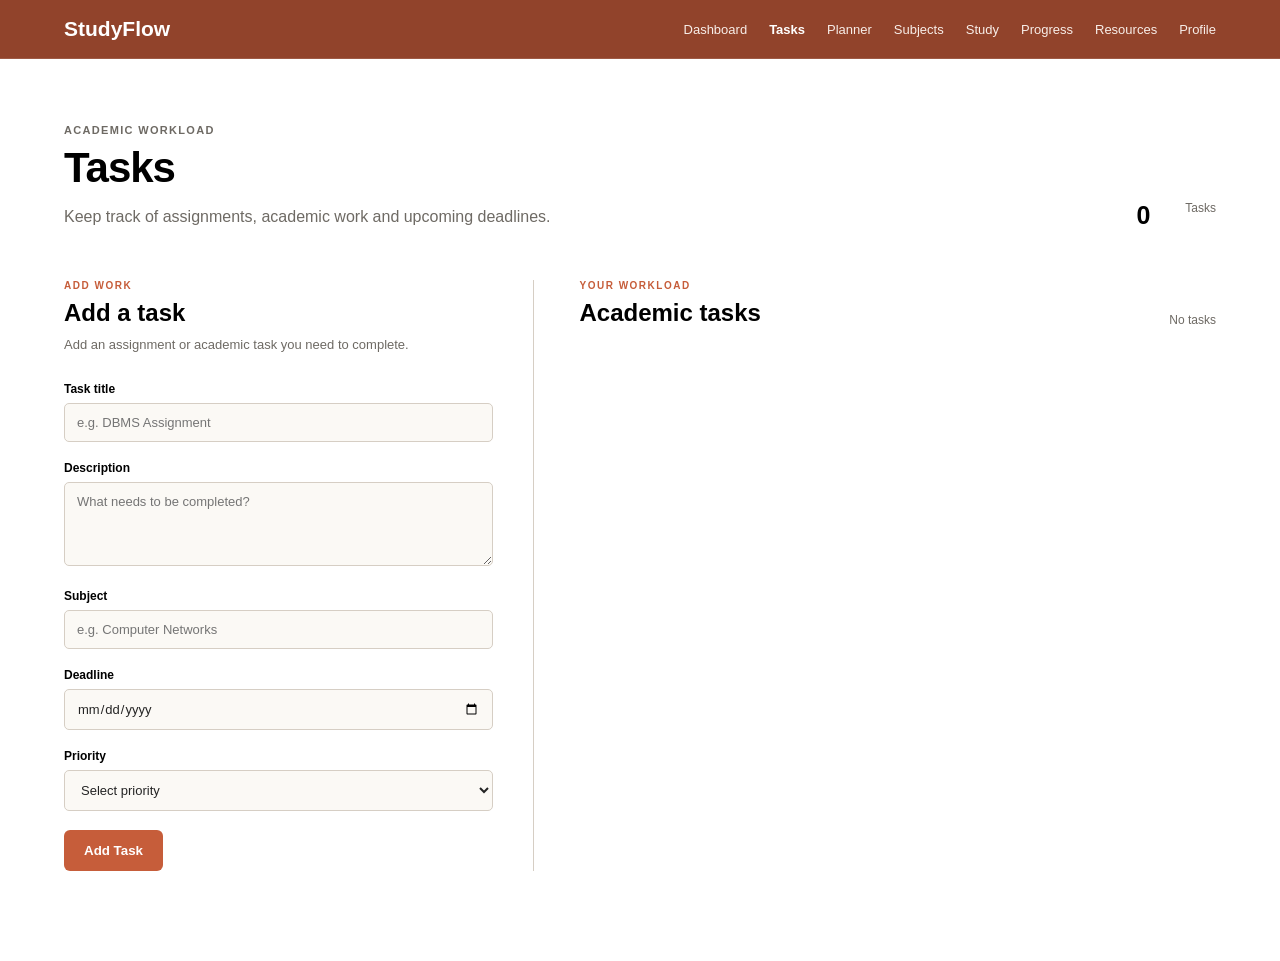
<file: tasks.html>
<!DOCTYPE html>
<html lang="en">

<head>
    <meta charset="UTF-8">
    <meta name="viewport" content="width=device-width, initial-scale=1.0">

    <title>Tasks | StudyFlow</title>

    <link rel="stylesheet" href="style.css">
</head>

<body>

    <!-- =========================
         NAVIGATION
         ========================= -->

    <nav class="app-navbar">

        <div class="logo">
            StudyFlow
        </div>

        <div class="app-nav-links">

            <a href="dashboard.html">
                Dashboard
            </a>

            <a href="tasks.html" class="active">
                Tasks
            </a>

            <a href="planner.html">
                Planner
            </a>

            <a href="subjects.html">
                Subjects
            </a>

            <a href="#">
                Study
            </a>

            <a href="#">
                Progress
            </a>

            <a href="#">
                Resources
            </a>

            <a href="profile.html">
                Profile
            </a>

        </div>

    </nav>


    <!-- =========================
         TASK PAGE
         ========================= -->

    <main class="tasks-page">

        <!-- PAGE HEADER -->

        <header class="tasks-header">

            <div>

                <p class="section-label">
                    ACADEMIC WORKLOAD
                </p>

                <h1>
                    Tasks
                </h1>

                <p>
                    Keep track of assignments, academic work and upcoming deadlines.
                </p>

            </div>

            <div class="task-summary">

                <strong id="task-count">
                    0
                </strong>

                <span>
                    Tasks
                </span>

            </div>

        </header>


        <!-- =========================
             TASK WORKSPACE
             ========================= -->

        <section class="task-workspace">


            <!-- =========================
                 ADD TASK
                 ========================= -->

            <div class="task-form-panel">

                <p class="panel-label">
                    ADD WORK
                </p>

                <h2>
                    Add a task
                </h2>

                <p class="panel-description">
                    Add an assignment or academic task you need to complete.
                </p>


                <form id="task-form">


                    <!-- TITLE -->

                    <div class="form-group">

                        <label for="task-title">
                            Task title
                        </label>

                        <input
                            type="text"
                            id="task-title"
                            placeholder="e.g. DBMS Assignment"
                            required
                        >

                    </div>


                    <!-- DESCRIPTION -->

                    <div class="form-group">

                        <label for="task-description">
                            Description
                        </label>

                        <textarea
                            id="task-description"
                            placeholder="What needs to be completed?"
                            rows="4"
                        ></textarea>

                    </div>


                    <!-- SUBJECT -->

                    <div class="form-group">

                        <label for="task-subject">
                            Subject
                        </label>
<div class="form-group">
   
    <input
        type="text"
        id="task-subject"
        placeholder="e.g. Computer Networks"
        required
    >
</div>

                           

                        </select>

                    </div>


                    <!-- DEADLINE -->

                    <div class="form-group">

                        <label for="task-deadline">
                            Deadline
                        </label>

                        <input
                            type="date"
                            id="task-deadline"
                            required
                        >

                    </div>


                    <!-- PRIORITY -->

                    <div class="form-group">

                        <label for="task-priority">
                            Priority
                        </label>

                        <select
                            id="task-priority"
                            required
                        >

                            <option value="">
                                Select priority
                            </option>

                            <option value="High">
                                High
                            </option>

                            <option value="Medium">
                                Medium
                            </option>

                            <option value="Low">
                                Low
                            </option>

                        </select>

                    </div>


                    <!-- BUTTON -->

                    <button
                        type="submit"
                        class="primary-button"
                        id="task-submit-button"
                    >
                        Add Task
                    </button>

                </form>

            </div>


            <!-- =========================
                 TASK LIST
                 ========================= -->

            <div class="task-list-panel">

                <div class="task-list-header">

                    <div>

                        <p class="panel-label">
                            YOUR WORKLOAD
                        </p>

                        <h2>
                            Academic tasks
                        </h2>

                    </div>

                    <span id="task-status">
                        0 tasks
                    </span>

                </div>


                <!-- TASKS WILL APPEAR HERE -->

                <div id="task-list">


                    <!-- EMPTY STATE -->

                    <div
                        class="task-empty"
                        id="empty-task-state"
                    >

                        <div class="empty-mark">
                            —
                        </div>

                        <h3>
                            No tasks yet.
                        </h3>

                        <p>
                            Add your first academic task to start managing your workload.
                        </p>

                    </div>

                </div>

            </div>

        </section>

    </main>


    <!-- JAVASCRIPT -->

    <script src="script.js"></script>

</body>

</html>
</file>
<file: style.css>
.hero {
    background-color: transparent;
    border: none;
    border-radius: 0;
}

.overview {
    background-color: transparent;
    border: none;
    border-radius: 0;
}
:root {
    --primary: #C65D3A;
    --primary-dark: #91432B;
    --primary-light: #F1D8CF;

    --background: #F3EFE9;
    --surface: #FBF9F5;
    --surface-dark: #E8E1D8;

    --text: #242424;
    --muted: #6E6A64;

    --border: #D6CEC4;

    --success: #4F7A61;
    --warning: #B47A2C;
    --danger: #B94A48;
}

body {
   body {
   body {
    margin: 0;
    font-family: Arial, sans-serif;

    background-color: var(--background);
    color: var(--text);
}
}

a {
    color: inherit;
}

button {
    .primary-button {
    border: none;
    border-radius: 8px;
    padding: 12px 20px;

    background-color: var(--primary);
    color: white;

    font-weight: 600;
    cursor: pointer;
}

.primary-button:hover {
    background-color: var(--primary-dark);
}
    font-family: inherit;
}
}

h1 {
    margin-bottom: 10px;
}
body {
    font-family: Arial, sans-serif;
    margin: 0;
}




.hero {
    text-align: center;
    padding: 80px 20px 100px;
    max-width: 760px;
    margin: 0 auto;}

.navbar {
    display: flex;
    justify-content: space-between;
    align-items: center;

    padding: 18px 40px;

    background-color: var(--primary-dark);
    border-bottom: none;
}

.logo {
    font-size: 22px;
    font-weight: 700;
    color: white;
}

.nav-links {
    display: flex;
    gap: 24px;
}

.nav-links a {
    text-decoration: none;
    color: #E7F5F2;
    font-size: 15px;
}

.nav-links a:hover {
    color: white;
}

.tagline {
   font-size: 13px;
    font-weight: 600;
    letter-spacing: 1px;
    text-transform: uppercase;
    color: var(--primary);
    
}

.hero h1 {
    font-size: 50px;
    margin: 20px 0;
}

.hero-text {
    max-width: 650px;
    margin: 0 auto;
    font-size: 17px;
    line-height: 1.7;
    color: var(--muted);
}


.overview {
     background-color: var(--surface);
    padding: 28px;
    border: 1px solid var(--border);
    border-radius: 8px;
    text-align: left;
}

.section-label {
    font-size: 13px;
    font-weight: bold;
    letter-spacing: 2px;
}

.overview h2 {
    font-size: 32px;
    margin: 15px 0;
}

.overview p {
    max-width: 600px;
    margin: 0 auto;
    line-height: 1.6;
}
.overview {
    padding: 80px 40px;
    text-align: center;
    background-color: #f5f5f5;
}

.section-label {
    font-size: 13px;
    font-weight: bold;
    letter-spacing: 2px;
}

.overview h2 {
    font-size: 36px;
    margin: 15px 0;
}

.overview-text {
    max-width: 650px;
    margin: 0 auto 50px;
    line-height: 1.6;
    color: grey;


}

.overview-grid {
    display: grid;
    grid-template-columns: repeat(3, 1fr);
    gap: 25px;
    max-width: 1000px;
    margin: 0 auto;
}


    .overview-card {
    background-color: var(--surface);
    padding: 28px;
    border: 1px solid var(--border);
    border-radius: 8px;
    text-align: left;
}


.overview-card h3 {
    margin-top: 0;
}
.summary-card,
.task-form-section,
.task-card,
.profile-card,
.empty-state,
.insight-card {
    background-color: var(--surface);
    border: 1px solid var(--border);
    border-radius: 10px;
}

.overview-card p {
    .overview-card p {
    line-height: 1.6;
    color: var(--muted);
}
}

@media (max-width: 768px) {
.dashboard {
    padding: 40px 20px;
}
.tasks-page {
    max-width: 1100px;
    margin: 0 auto;
    padding: 60px 30px;
}
.task-card {
    displa.task-actions {
    display: flex;
    gap: 8px;
}

.delete-button {
    padding: 9px 14px;

    background-color: var(--surface);
    border: 1px solid var(--border);
    border-radius: 6px;

    color: #b42318;
    font-weight: 600;
    cursor: pointer;
}

.delete-button:hover {
    border-color: #b42318;
}y: flex;
    justify-content: space-between;
    align-items: center;

    background-color: var(--surface);
    border: 1px solid var(--border);
    border-radius: 8px;

    padding: 22px;
    margin-bottom: 15px;
}

.task-content h3 {
    margin: 0 0 8px;
}

.task-content p {
    margin: 0 0 15px;
    color: var(--muted);
}

.task-details {
    display: flex;
    gap: 10px;
    flex-wrap: wrap;
}

.task-details span {
    padding: 5px 9px;
    border-radius: 5px;
    background-color: var(--background);
    color: var(--muted);
    font-size: 13px;
}

.complete-button {
    padding: 9px 14px;

    background-color: var(--surface);
    border: 1px solid var(--border);
    border-radius: 6px;

    color: var(--text);
    font-weight: 600;
    cursor: pointer;
}

.complete-button:hover {
    border-color: var(--primary);
    color: var(--primary);
}
.tasks-header {
    margin-bottom: 40px;
}

.tasks-header h1 {
    font-size: 38px;
    margin: 10px 0;
}

.tasks-header p {
    color: var(--muted);
}
.task-card.completed {
    opacity: 0.6;
}

.task-card.completed h3 {
    text-decoration: line-through;
}

.task-card.completed .complete-button {
    color: var(--primary);
    border-color: var(--primary);
}
.complete-button,
.edit-button,
.delete-button {
    padding: 8px 11px;
    background-color: transparent;
    border: 1px solid var(--border);
    border-radius: 5px;
    font-size: 11px;
    font-weight: 600;
    cursor: pointer;
    color: var(--text);
}

.complete-button:hover {
    border-color: var(--success);
    color: var(--success);
}


.delete-button {
    color: var(--danger);
}

.delete-button:hover {
    border-color: var(--danger);
    color: var(--danger);
}
/* Task form */

.task-form-section {
    background-color: var(--surface);
    border: 1px solid var(--border);
    border-radius: 8px;
    padding: 30px;
    margin-bottom: 45px;
}

.task-form-section h2 {
    margin-top: 0;
}

.form-group {
    margin-bottom: 20px;
}

.form-group label {
    display: block;
    margin-bottom: 8px;
    font-weight: 600;
}

.form-group input,
.form-group textarea,
.form-group select {
    width: 100%;
    padding: 12px;
    box-sizing: border-box;

    border: 1px solid var(--border);
    border-radius: 7px;

    font-family: Arial, sans-serif;
    font-size: 15px;

    background-color: var(--surface);
    color: var(--text);
}

.form-group textarea {
    resize: vertical;
}

.form-group input:focus,
.form-group textarea:focus,
.form-group select:focus {
    outline: none;
    border-color: var(--primary);
}


/* Three fields in one row */

.task-form-row {
    display: grid;
    grid-template-columns: repeat(3, 1fr);
    gap: 20px;
}


/* Tasks list */

.tasks-list-section {
    margin-bottom: 45px;
}

#task-count {
    color: var(--muted);
    font-size: 14px;
}
.dashboard-header h1 {
    font-size: 30px;
}

.summary-grid {
    grid-template-columns: 1fr 1fr;
}

.section-heading {
    gap: 15px;
}
    .navbar {
        padding: 20px;
        flex-direction: column;
        gap: 15px;
    }

    .nav-links {
        gap: 15px;
        flex-wrap: wrap;
        justify-content: center;
    }

    .hero {
        padding: 70px 20px 100px;
    }

    .hero h1 {
        font-size: 36px;
    }

    .hero-text {
        font-size: 16px;
    }

    .overview {
        padding: 60px 20px;
    }

    .overview h2 {
        font-size: 30px;
    }

    .overview-grid {
        grid-template-columns: 1fr;
    }
}
.auth-page {
    min-height: 100vh;
    display: flex;
    justify-content: center;
    align-items: center;
    padding: 30px 20px;
    box-sizing: border-box;
}

.auth-card {
    width: 100%;
    max-width: 420px;
    background-color: var(--surface);
    padding: 40px;
    border-radius: 16px;
    box-sizing: border-box;
    border: 1px solid var(--border);
}

.auth-header {
    text-align: center;
    margin-bottom: 30px;
}

.auth-logo {
    color: var(--primary);
    font-size: 24px;
    font-weight: bold;
    margin-bottom: 25px;
}

.auth-header h1 {
    margin: 0 0 10px;
    font-size: 32px;
}

.auth-header p {
    margin: 0;
    color: var(--muted);
    line-height: 1.5;
}

.form-group {
    margin-bottom: 20px;
}

.form-group label {
    display: block;
    margin-bottom: 8px;
    font-weight: bold;
}

.form-group input {
    width: 100%;
    padding: 13px;
    box-sizing: border-box;
    border: 1px solid var(--border);
    border-radius: 8px;
    font-size: 15px;
    outline: none;
}

.form-group input:focus {
    border-color: var(--primary);
}

.auth-button {
    width: 100%;
    padding: 14px;
    border: none;
    border-radius: 8px;
    background-color: var(--primary);
    color: white;
    font-size: 16px;
    font-weight: bold;
    cursor: pointer;
}

.auth-button:hover {
    background-color: var(--primary-dark);
}

.auth-switch {
    text-align: center;
    margin-top: 25px;
    color: var(--muted);
}

.auth-switch a {
    color: var(--primary);
    font-weight: bold;
    text-decoration: none;
}
.dashboard {
    max-width: 1100px;
    margin: 0 auto;
    padding: 60px 30px;
}

.dashboard-header {
    margin-bottom: 40px;
}

.dashboard-header h1 {
    font-size: 38px;
    margin: 10px 0;
}

.dashboard-header p {
    color: var(--muted);
}


.summary-grid {
    display: grid;
    grid-template-columns: repeat(4, 1fr);
    gap: 20px;
    margin-bottom: 50px;
}

.summary-card {
    background-color: var(--surface);
    border: 1px solid var(--border);
    border-radius: 12px;
    padding: 25px;
}

.summary-card p {
    margin: 0 0 12px;
    color: var(--muted);
}

.summary-card h2 {
    margin: 0;
    font-size: 30px;
}


.dashboard-section {
    margin-bottom: 45px;
}

.section-heading {
    display: flex;
    justify-content: space-between;
    align-items: center;
    margin-bottom: 20px;
}

.section-heading h2 {
    margin: 0;
}

.section-heading a {
    color: var(--primary);
    text-decoration: none;
    font-weight: bold;
}


.empty-state {
    background-color: var(--surface);
    border: 1px solid var(--border);
    border-radius: 12px;
    padding: 35px;
    text-align: center;
}

.empty-state h3 {
    margin-top: 0;
}

.empty-state p {
    color: var(--muted);
    line-height: 1.6;
}


.primary-button {
    border: none;
    border-radius: 8px;
    padding: 12px 20px;
    background-color: var(--primary);
    color: white;
    font-weight: bold;
    cursor: pointer;
}

.primary-button:hover {
    background-color: var(--primary-dark);
}


.insight-card {
    background-color: var(--surface);
    border: 1px solid var(--border);
    border-radius: 12px;
    padding: 30px;
}

.insight-card p {
    color: var(--muted);
    line-height: 1.6;
}
.profile-page {
    max-width: 850px;
    margin: 0 auto;
    padding: 60px 30px;
}

.profile-header {
    margin-bottom: 35px;
}

.profile-header h1 {
    font-size: 38px;
    margin: 10px 0;
}

.profile-header p {
    color: var(--muted);
}


.profile-card {
    background-color: var(--surface);
    border: 1px solid var(--border);
    border-radius: 12px;
    padding: 30px;
    margin-bottom: 20px;
}


.profile-avatar {
    width: 70px;
    height: 70px;
    border-radius: 50%;
    background-color: var(--primary);
    color: white;

    display: flex;
    align-items: center;
    justify-content: center;

    font-size: 22px;
    font-weight: bold;

    margin-bottom: 20px;
}


.profile-info h2 {
    margin: 0 0 8px;
}

.profile-info p {
    margin: 0;
    color: var(--muted);
}


.profile-details {
    display: grid;
    grid-template-columns: repeat(3, 1fr);
    gap: 20px;
    margin-top: 25px;
}

.profile-details div {
    padding: 18px;
    background-color: var(--background);
    border-radius: 8px;
}

.profile-details span {
    display: block;
    color: var(--muted);
    font-size: 14px;
    margin-bottom: 7px;
}


.profile-actions {
    display: flex;
    gap: 15px;
    flex-wrap: wrap;
}


.secondary-button,
.logout-button {
    padding: 12px 20px;
    border-radius: 8px;
    cursor: pointer;
    font-weight: bold;
}

.secondary-button {
    background-color: white;
    border: 1px solid var(--border);
}

.logout-button {
    background-color: white;
    border: 1px solid #d66;
}
@media (max-width: 768px) {

    .tasks-page {
        padding: 40px 20px;
    }

    .task-form-row {
        grid-template-columns: 1fr;
        gap: 0;
    }

    .task-card {
        align-items: flex-start;
        flex-direction: column;
        gap: 20px;
    }

    .task-actions {
        width: 100%;
    }

    .task-actions button {
        flex: 1;
    }
}
/* ========================================
   STUDYFLOW LANDING PAGE
   ======================================== */


/* ---------- Landing Navbar ---------- */

.landing-navbar {
    display: flex;
    justify-content: space-between;
    align-items: center;

    padding: 18px 6%;

    background-color: var(--primary-dark);

    border-bottom: 1px solid rgba(255, 255, 255, 0.12);
}

.landing-navbar .logo {
    color: white;
    font-size: 22px;
    font-weight: 700;
    letter-spacing: -0.5px;
}

.landing-nav-links {
    display: flex;
    align-items: center;
    gap: 28px;
}

.landing-nav-links a {
    color: #F8EEE9;
    text-decoration: none;
    font-size: 14px;
}

.landing-nav-links a:hover {
    color: white;
}

.nav-register {
    padding: 9px 16px;

    background-color: var(--primary);

    border-radius: 6px;

    color: white !important;
}


/* ---------- Hero ---------- */

.hero-section {
    max-width: 1200px;

    margin: 0 auto;

    padding: 90px 6% 100px;

    display: grid;

    grid-template-columns: 1fr 0.85fr;

    gap: 80px;

    align-items: center;
}


.hero-content {
    max-width: 620px;
}


.hero-label {
    margin: 0 0 18px;

    color: var(--primary);

    font-size: 12px;

    font-weight: 700;

    letter-spacing: 1.8px;
}


.hero-content h1 {
    margin: 0;

    color: var(--text);

    font-size: clamp(42px, 5vw, 64px);

    line-height: 1.05;

    letter-spacing: -2px;
}


.hero-description {
    max-width: 520px;

    margin: 25px 0 30px;

    color: var(--muted);

    font-size: 17px;

    line-height: 1.7;
}


.hero-actions {
    display: flex;

    align-items: center;

    gap: 24px;

    flex-wrap: wrap;
}


.primary-button {
    display: inline-block;

    padding: 13px 20px;

    background-color: var(--primary);

    color: white;

    border: none;

    border-radius: 6px;

    text-decoration: none;

    font-weight: 600;

    cursor: pointer;
}


.primary-button:hover {
    background-color: var(--primary-dark);
}


.text-button {
    color: var(--text);

    text-decoration: none;

    font-size: 14px;

    font-weight: 600;
}


.text-button:hover {
    color: var(--primary);
}


/* ---------- Product Preview ---------- */

.product-preview {
    background-color: var(--surface);

    border: 1px solid var(--border);

    border-radius: 10px;

    padding: 28px;

    box-shadow: 0 18px 45px rgba(70, 50, 40, 0.08);
}


.preview-header {
    display: flex;

    justify-content: space-between;

    align-items: flex-start;

    margin-bottom: 25px;
}


.preview-label {
    margin: 0 0 6px;

    color: var(--primary);

    font-size: 11px;

    font-weight: 700;

    letter-spacing: 1.2px;
}


.preview-header h2 {
    margin: 0;

    font-size: 21px;
}


.preview-date {
    color: var(--muted);

    font-size: 12px;
}


/* ---------- Focus Items ---------- */

.focus-item {
    display: flex;

    justify-content: space-between;

    align-items: center;

    gap: 15px;

    padding: 17px 0;

    border-top: 1px solid var(--border);
}


.focus-main {
    display: flex;

    align-items: center;

    gap: 12px;
}


.focus-dot {
    width: 9px;

    height: 9px;

    flex-shrink: 0;

    border-radius: 50%;

    background-color: var(--primary);
}


.focus-item h3 {
    margin: 0 0 4px;

    font-size: 14px;
}


.focus-item p {
    margin: 0;

    color: var(--muted);

    font-size: 12px;
}


.priority {
    padding: 5px 8px;

    border-radius: 4px;

    font-size: 9px;

    font-weight: 700;

    letter-spacing: 0.6px;
}


.priority.high {
    background-color: var(--primary-light);

    color: var(--primary-dark);
}


.priority.planned {
    background-color: var(--surface-dark);

    color: var(--muted);
}


.priority.study {
    background-color: #E0E9E2;

    color: var(--success);
}


.preview-footer {
    display: flex;

    justify-content: space-between;

    gap: 15px;

    padding-top: 20px;

    margin-top: 5px;

    border-top: 1px solid var(--border);

    color: var(--muted);

    font-size: 11px;
}


/* ---------- Flow Section ---------- */

.flow-section {
    padding: 100px 6%;

    background-color: var(--surface-dark);
}


.section-intro {
    max-width: 650px;

    margin: 0 auto 55px;

    text-align: center;
}


.section-label {
    margin: 0 0 12px;

    color: var(--primary);

    font-size: 11px;

    font-weight: 700;

    letter-spacing: 1.6px;
}


.section-intro h2 {
    margin: 0 0 15px;

    font-size: 36px;

    line-height: 1.15;

    letter-spacing: -0.8px;
}


.section-intro > p:last-child {
    margin: 0;

    color: var(--muted);

    line-height: 1.6;
}


/* ---------- Flow Steps ---------- */

.flow-grid {
    max-width: 1050px;

    margin: 0 auto;

    display: grid;

    grid-template-columns: 1fr auto 1fr auto 1fr;

    align-items: start;

    gap: 25px;
}


.flow-step {
    padding: 10px;
}


.step-number {
    display: block;

    margin-bottom: 20px;

    color: var(--primary);

    font-size: 13px;

    font-weight: 700;

    letter-spacing: 1px;
}


.flow-step h3 {
    margin: 0 0 10px;

    font-size: 22px;
}


.flow-step p {
    margin: 0;

    color: var(--muted);

    line-height: 1.65;

    font-size: 14px;
}


.flow-line {
    width: 45px;

    height: 1px;

    margin-top: 17px;

    background-color: var(--border);
}


/* ---------- Features ---------- */

.features-section {
    max-width: 1100px;

    margin: 0 auto;

    padding: 110px 6%;
}


.features-section .section-intro {
    margin-left: 0;

    margin-right: 0;

    text-align: left;
}


.feature-grid {
    display: grid;

    grid-template-columns: 1fr 1fr;

    border-top: 1px solid var(--border);

    border-left: 1px solid var(--border);
}


.feature-item {
    padding: 30px;

    border-right: 1px solid var(--border);

    border-bottom: 1px solid var(--border);
}


.feature-number {
    display: block;

    margin-bottom: 35px;

    color: var(--primary);

    font-size: 11px;

    font-weight: 700;
}


.feature-item h3 {
    margin: 0 0 12px;

    font-size: 20px;
}


.feature-item p {
    max-width: 400px;

    margin: 0;

    color: var(--muted);

    line-height: 1.65;

    font-size: 14px;
}


/* ---------- Final Section ---------- */

.final-section {
    padding: 100px 6%;

    background-color: var(--primary-dark);

    color: white;

    text-align: center;
}


.final-section .section-label {
    color: var(--primary-light);
}


.final-section h2 {
    max-width: 650px;

    margin: 0 auto 15px;

    font-size: 38px;

    line-height: 1.2;
}


.final-section p:not(.section-label) {
    margin-bottom: 30px;

    color: #E8DCD7;
}


.final-section .primary-button {
    background-color: var(--primary);
}


.final-section .primary-button:hover {
    background-color: #D56A45;
}


/* ---------- Footer ---------- */

.landing-footer {
    display: flex;

    justify-content: space-between;

    align-items: center;

    gap: 20px;

    padding: 25px 6%;

    background-color: #242424;

    color: #D8D1CC;

    font-size: 12px;
}


.landing-footer div {
    display: flex;

    align-items: center;

    gap: 12px;
}


.landing-footer strong {
    color: white;

    font-size: 15px;
}


.landing-footer p {
    margin: 0;
}


/* ========================================
   LANDING PAGE RESPONSIVE
   ======================================== */

@media (max-width: 850px) {

    .landing-navbar {
        padding: 16px 20px;
    }


    .landing-nav-links {
        gap: 15px;
    }


    .landing-nav-links a:not(.nav-register) {
        display: none;
    }


    .hero-section {
        grid-template-columns: 1fr;

        gap: 50px;

        padding: 65px 20px 75px;
    }


    .hero-content {
        max-width: none;
    }


    .hero-content h1 {
        font-size: 46px;
    }


    .flow-grid {
        grid-template-columns: 1fr;

        gap: 35px;
    }


    .flow-line {
        display: none;
    }


    .flow-section {
        padding: 75px 20px;
    }


    .features-section {
        padding: 80px 20px;
    }

}


@media (max-width: 600px) {

    .hero-content h1 {
        font-size: 38px;

        letter-spacing: -1.2px;
    }


    .hero-description {
        font-size: 15px;
    }


    .product-preview {
        padding: 20px;
    }


    .preview-footer {
        flex-direction: column;

        gap: 8px;
    }


    .section-intro h2 {
        font-size: 29px;
    }


    .feature-grid {
        grid-template-columns: 1fr;
    }


    .final-section {
        padding: 75px 20px;
    }


    .final-section h2 {
        font-size: 30px;
    }


    .landing-footer {
        flex-direction: column;

        align-items: flex-start;
    }

}
/* ========================================
   TASKS PAGE
   ======================================== */

.app-navbar {
    display: flex;
    justify-content: space-between;
    align-items: center;

    padding: 17px 5%;

    background-color: var(--primary-dark);

    border-bottom: 1px solid rgba(255, 255, 255, 0.12);
}

.app-navbar .logo {
    color: white;

    font-size: 21px;

    font-weight: 700;
}

.app-nav-links {
    display: flex;

    align-items: center;

    gap: 22px;
}

.app-nav-links a {
    color: #F8EEE9;

    text-decoration: none;

    font-size: 13px;
}

.app-nav-links a:hover,
.app-nav-links a.active {
    color: white;
}

.app-nav-links a.active {
    font-weight: 700;
}


/* ---------- Page ---------- */

.tasks-page {
    max-width: 1200px;

    margin: 0 auto;

    padding: 65px 5% 90px;
}


/* ---------- Header ---------- */

.tasks-header {
    display: flex;

    justify-content: space-between;

    align-items: flex-end;

    gap: 40px;

    margin-bottom: 50px;
}

.tasks-header h1 {
    margin: 8px 0 12px;

    font-size: 42px;

    letter-spacing: -1px;
}

.tasks-header > div:first-child > p:last-child {
    max-width: 570px;

    margin: 0;

    color: var(--muted);

    line-height: 1.6;
}


/* ---------- Summary ---------- */

.task-summary {
    display: flex;

    gap: 35px;

    flex-shrink: 0;
}

.task-summary div {
    display: flex;

    flex-direction: column;

    gap: 3px;

    min-width: 70px;
}

.task-summary strong {
    font-size: 25px;
}

.task-summary span {
    color: var(--muted);

    font-size: 12px;
}


/* ---------- Workspace ---------- */

.task-workspace {
    display: grid;

    grid-template-columns: 0.85fr 1.15fr;

    gap: 45px;

    align-items: start;
}


/* ---------- Form ---------- */

.task-form-panel {
    padding-right: 40px;

    border-right: 1px solid var(--border);
}

.panel-label {
    margin: 0 0 8px;

    color: var(--primary);

    font-size: 10px;

    font-weight: 700;

    letter-spacing: 1.5px;
}

.task-form-panel h2,
.task-list-panel h2 {
    margin: 0;

    font-size: 24px;
}

.panel-description {
    margin: 8px 0 28px;

    color: var(--muted);

    font-size: 13px;

    line-height: 1.5;
}


/* ---------- Form fields ---------- */

.form-group {
    margin-bottom: 19px;
}

.form-group label {
    display: block;

    margin-bottom: 7px;

    font-size: 12px;

    font-weight: 700;
}

.form-group input,
.form-group textarea,
.form-group select {
    width: 100%;

    box-sizing: border-box;

    padding: 11px 12px;

    background-color: var(--surface);

    color: var(--text);

    border: 1px solid var(--border);

    border-radius: 5px;

    font-family: Arial, sans-serif;

    font-size: 13px;
}

.form-group textarea {
    resize: vertical;
}

.form-group input:focus,
.form-group textarea:focus,
.form-group select:focus {
    outline: none;

    border-color: var(--primary);

    box-shadow: 0 0 0 2px var(--primary-light);
}

.inline-subject-form {
    margin-top: 18px;
    padding: 18px;
    background: var(--surface-dark);
    border: 1px solid var(--border);
}

.inline-subject-form .form-group {
    margin-bottom: 16px;
}

.inline-subject-form .form-group:last-of-type {
    margin-bottom: 18px;
}

.secondary-button {
    appearance: none;
    padding: 9px 14px;
    background: transparent;
    border: 1px solid var(--border);
    border-radius: 5px;
    color: var(--text);
    font-family: Arial, sans-serif;
    font-size: 12px;
    font-weight: 600;
    cursor: pointer;
}

.secondary-button:hover {
    border-color: var(--primary);
    color: var(--primary);
}
/* ---------- Three fields ---------- */

.task-form-row {
    display: grid;

    grid-template-columns: 1fr 1fr 1fr;

    gap: 12px;
}


/* ---------- Task List ---------- */

.task-list-panel {
    min-width: 0;
}

.task-list-header {
    display: flex;

    justify-content: space-between;

    align-items: flex-end;

    margin-bottom: 25px;
}

.task-list-header > span {
    color: var(--muted);

    font-size: 12px;
}


/* ---------- Individual Task ---------- */

.task-card {
    display: flex;

    justify-content: space-between;

    align-items: center;

    gap: 25px;

    padding: 20px 0;

    border-top: 1px solid var(--border);
}

.task-content {
    min-width: 0;
}

.task-content h3 {
    margin: 0 0 7px;

    font-size: 15px;
}

.task-content p {
    margin: 0 0 12px;

    color: var(--muted);

    font-size: 12px;

    line-height: 1.5;
}

.task-details {
    display: flex;

    gap: 7px;

    flex-wrap: wrap;
}

.task-details span {
    padding: 4px 7px;

    background-color: var(--surface-dark);

    border-radius: 4px;

    color: var(--muted);

    font-size: 10px;
}


/* ---------- Actions ---------- */

.task-actions {
    display: flex;

    gap: 7px;

    flex-shrink: 0;
}

.complete-button,
.delete-button {
    padding: 8px 11px;

    background-color: transparent;

    border: 1px solid var(--border);

    border-radius: 5px;

    font-size: 11px;

    font-weight: 600;

    cursor: pointer;
}

.complete-button:hover {
    border-color: var(--success);

    color: var(--success);
}

.delete-button {
    color: var(--danger);
}

.delete-button:hover {
    border-color: var(--danger);
}


/* ---------- Completed ---------- */

.task-card.completed {
    opacity: 0.5;
}

.task-card.completed h3 {
    text-decoration: line-through;
}

.task-card.completed .complete-button {
    border-color: var(--success);

    color: var(--success);
}


/* ---------- Empty State ---------- */

.task-empty {
    padding: 55px 20px;

    border-top: 1px solid var(--border);

    text-align: center;
}

.empty-mark {
    margin-bottom: 12px;

    color: var(--primary);

    font-size: 28px;
}

.task-empty h3 {
    margin: 0 0 7px;

    font-size: 16px;
}

.task-empty p {
    margin: 0;

    color: var(--muted);

    font-size: 13px;
}


/* ========================================
   TASKS RESPONSIVE
   ======================================== */

@media (max-width: 950px) {

    .app-nav-links {
        gap: 12px;
    }

    .task-workspace {
        grid-template-columns: 1fr;

        gap: 55px;
    }

    .task-form-panel {
        padding-right: 0;

        padding-bottom: 45px;

        border-right: none;

        border-bottom: 1px solid var(--border);
    }

}


@media (max-width: 700px) {

    .app-navbar {
        padding: 15px 20px;
    }

    .app-nav-links {
        display: none;
    }

    .tasks-page {
        padding: 45px 20px 70px;
    }

    .tasks-header {
        flex-direction: column;

        align-items: flex-start;

        margin-bottom: 40px;
    }

    .tasks-header h1 {
        font-size: 36px;
    }

    .task-summary {
        gap: 25px;
    }

    .task-form-row {
        grid-template-columns: 1fr;
    }

    .task-card {
        align-items: flex-start;

        flex-direction: column;

        gap: 15px;
    }

    .task-actions {
        width: 100%;
    }

    .task-actions button {
        flex: 1;
    }

}
.edit-button {
    appearance: none !important;
    -webkit-appearance: none !important;

    padding: 8px 11px !important;
    margin: 0 !important;

    background: transparent !important;
    border: 1px solid var(--border) !important;
    border-radius: 5px !important;

    color: var(--text) !important;
    font-family: Arial, sans-serif !important;
    font-size: 11px !important;
    font-weight: 600 !important;

    cursor: pointer !important;
}

.edit-button:hover {
    background: transparent !important;
    border-color: var(--primary) !important;
    color: var(--primary) !important;
}

/* =========================
   SUBJECTS PAGE
========================= */

.subjects-page {
    max-width: 1200px;
    margin: 0 auto;
    padding: 60px 40px;
}


/* HEADER */

.subjects-header {
    display: flex;
    justify-content: space-between;
    align-items: flex-end;
    gap: 40px;
    margin-bottom: 50px;
}

.subjects-header h1 {
    margin: 8px 0 10px;
    font-size: 42px;
    font-weight: 700;
}

.subjects-header > div:first-child > p:last-child {
    max-width: 600px;
    margin: 0;
    color: var(--muted);
    line-height: 1.6;
}


/* SUBJECT COUNT */

.subject-summary {
    min-width: 120px;
    text-align: right;
}

.subject-summary strong {
    display: block;
    font-size: 32px;
    font-weight: 700;
}

.subject-summary span {
    color: var(--muted);
    font-size: 13px;
}


/* WORKSPACE */

.subjects-workspace {
    display: grid;
    grid-template-columns: 330px 1fr;
    gap: 50px;
    align-items: start;
}


/* FORM PANEL */

.subject-form-panel {
    padding-right: 35px;
    border-right: 1px solid var(--border);
}

.subject-form-panel h2,
.subject-list-panel h2 {
    margin: 8px 0 8px;
    font-size: 22px;
}

.subject-form-panel .panel-description {
    margin-bottom: 28px;
}


/* SUBJECT LIST */

.subject-list-header {
    display: flex;
    justify-content: space-between;
    align-items: flex-end;
    margin-bottom: 25px;
}

.subject-list-header > span {
    color: var(--muted);
    font-size: 12px;
}


/* SUBJECT ITEM */

.subject-item {
    display: flex;
    justify-content: space-between;
    align-items: center;
    gap: 25px;

    padding: 20px 0;

    border-bottom: 1px solid var(--border);
}

.subject-item:first-child {
    border-top: 1px solid var(--border);
}

.subject-info h3 {
    margin: 0 0 6px;
    font-size: 17px;
}

.subject-info p {
    margin: 0;
    color: var(--muted);
    font-size: 13px;
}

.subject-code {
    display: inline-block;
    margin-top: 9px;
    color: var(--primary);
    font-size: 11px;
    font-weight: 700;
    letter-spacing: 0.5px;
}

.subject-actions {
    display: flex;
    gap: 8px;
    flex-shrink: 0;
}


/* EMPTY STATE */

.subject-empty {
    padding: 55px 20px;
    text-align: center;
    border-top: 1px solid var(--border);
    border-bottom: 1px solid var(--border);
}

.subject-empty .empty-mark {
    margin-bottom: 15px;
    color: var(--muted);
    font-size: 24px;
}

.subject-empty h3 {
    margin: 0 0 8px;
    font-size: 16px;
}

.subject-empty p {
    margin: 0;
    color: var(--muted);
    font-size: 13px;
}


/* RESPONSIVE */

@media (max-width: 850px) {

    .subjects-workspace {
        grid-template-columns: 1fr;
        gap: 40px;
    }

    .subject-form-panel {
        padding-right: 0;
        padding-bottom: 35px;
        border-right: none;
        border-bottom: 1px solid var(--border);
    }

}


@media (max-width: 600px) {

    .subjects-page {
        padding: 40px 20px;
    }

    .subjects-header {
        align-items: flex-start;
        flex-direction: column;
        gap: 25px;
    }

    .subjects-header h1 {
        font-size: 34px;
    }

    .subject-summary {
        text-align: left;
    }

    .subject-item {
        align-items: flex-start;
        flex-direction: column;
    }

    .subject-actions {
        width: 100%;
    }

}
/* =========================
   PLANNER PAGE
   ========================= */

.planner-page {
    max-width: 1200px;
    margin: 0 auto;
    padding: 60px 40px;
}

.planner-header {
    display: flex;
    justify-content: space-between;
    align-items: flex-end;
    gap: 40px;
    margin-bottom: 50px;
}

.planner-header h1 {
    margin: 8px 0 10px;
    font-size: 42px;
    font-weight: 700;
}

.planner-header > div:first-child > p:last-child {
    max-width: 600px;
    margin: 0;
    color: var(--muted);
    line-height: 1.6;
}

.planner-summary {
    min-width: 150px;
    text-align: right;
}

.planner-summary strong {
    display: block;
    font-size: 32px;
    font-weight: 700;
}

.planner-summary span {
    color: var(--muted);
    font-size: 13px;
}


/* WORKSPACE */

.planner-workspace {
    display: grid;
    grid-template-columns: 330px 1fr;
    gap: 50px;
    align-items: start;
}


/* FORM PANEL */

.planner-form-panel {
    padding-right: 35px;
    border-right: 1px solid var(--border);
}

.planner-form-panel h2,
.planner-list-panel h2 {
    margin: 8px 0 8px;
    font-size: 22px;
}

.planner-form-panel .panel-description {
    margin-bottom: 28px;
}


/* FORM ROW */

.planner-form-row {
    display: grid;
    grid-template-columns: 1fr 1fr;
    gap: 15px;
}


/* LIST HEADER */

.planner-list-header {
    display: flex;
    justify-content: space-between;
    align-items: flex-end;
    margin-bottom: 25px;
}

.planner-list-header > span {
    color: var(--muted);
    font-size: 12px;
}


/* PLANNER ITEM */

.planner-item {
    display: flex;
    justify-content: space-between;
    align-items: center;
    gap: 25px;

    padding: 22px 0;

    border-bottom: 1px solid var(--border);
}

.planner-item:first-child {
    border-top: 1px solid var(--border);
}


/* TIME */

.planner-time {
    min-width: 70px;

    font-size: 14px;
    font-weight: 700;
}


/* SESSION CONTENT */

.planner-session {
    flex: 1;
}

.planner-session h3 {
    margin: 0 0 6px;
    font-size: 17px;
}

.planner-session p {
    margin: 0;

    color: var(--muted);
    font-size: 13px;
}

.planner-details {
    display: flex;
    gap: 12px;
    margin-top: 9px;
}

.planner-details span {
    color: var(--primary);

    font-size: 11px;
    font-weight: 700;
    letter-spacing: 0.4px;
}


/* ACTIONS */

.planner-actions {
    display: flex;
    gap: 8px;
    flex-shrink: 0;
}


/* EMPTY STATE */

.planner-empty {
    padding: 55px 20px;

    text-align: center;

    border-top: 1px solid var(--border);
    border-bottom: 1px solid var(--border);
}

.planner-empty .empty-mark {
    margin-bottom: 15px;

    color: var(--muted);

    font-size: 24px;
}

.planner-empty h3 {
    margin: 0 0 8px;

    font-size: 16px;
}

.planner-empty p {
    margin: 0;

    color: var(--muted);

    font-size: 13px;
}


/* RESPONSIVE */

@media (max-width: 850px) {

    .planner-workspace {
        grid-template-columns: 1fr;
        gap: 40px;
    }

    .planner-form-panel {
        padding-right: 0;
        padding-bottom: 35px;

        border-right: none;
        border-bottom: 1px solid var(--border);
    }

}


@media (max-width: 600px) {

    .planner-page {
        padding: 40px 20px;
    }

    .planner-header {
        align-items: flex-start;
        flex-direction: column;
        gap: 25px;
    }

    .planner-header h1 {
        font-size: 34px;
    }

    .planner-summary {
        text-align: left;
    }

    .planner-form-row {
        grid-template-columns: 1fr;
    }

    .planner-item {
        align-items: flex-start;
        flex-direction: column;
        gap: 15px;
    }

    .planner-actions {
        width: 100%;
    }

}

/* =========================================================
   STUDY SESSIONS
   ========================================================= */

.study-page {
    width: min(1180px, calc(100% - 48px));
    margin: 0 auto;
    padding: 64px 0 90px;
}


/* ---------------------------------------------------------
   HEADER
   --------------------------------------------------------- */

.study-header {
    display: flex;
    justify-content: space-between;
    align-items: flex-end;
    gap: 40px;
    padding-bottom: 54px;
}

.study-eyebrow {
    margin: 0 0 14px;

    font-size: 12px;
    font-weight: 700;
    letter-spacing: 0.16em;

    color: #a65336;
}

.study-header h1 {
    margin: 0;

    font-size: clamp(42px, 5vw, 68px);
    line-height: 0.98;
    letter-spacing: -0.045em;

    color: #252321;
}

.study-intro {
    max-width: 500px;

    margin: 20px 0 0;

    font-size: 17px;
    line-height: 1.6;

    color: #77716b;
}

.study-record-count {
    min-width: 150px;

    padding-left: 26px;

    border-left: 1px solid #d8d0c7;
}

.study-record-count strong {
    display: block;

    font-size: 42px;
    line-height: 1;

    color: #252321;
}

.study-record-count span {
    display: block;

    margin-top: 8px;

    font-size: 12px;
    text-transform: uppercase;
    letter-spacing: 0.08em;

    color: #8a827a;
}


/* ---------------------------------------------------------
   SECTION LABEL
   --------------------------------------------------------- */

.section-topline {
    display: flex;
    align-items: center;
    gap: 18px;

    margin-bottom: 20px;
}

.section-topline > span:first-child {
    flex-shrink: 0;

    font-size: 11px;
    font-weight: 700;
    letter-spacing: 0.16em;

    color: #8c8178;
}

.section-rule {
    height: 1px;
    width: 100%;

    background: #ddd5cc;
}


/* ---------------------------------------------------------
   TODAY
   --------------------------------------------------------- */

.today-study-layout {
    display: grid;
    grid-template-columns: minmax(0, 1fr) 280px;
    gap: 24px;
}

.today-study-card {
    min-height: 300px;

    padding: 34px;

    background: #292624;
    color: #f8f4ef;
}

.today-card-label {
    margin-bottom: 42px;

    font-size: 11px;
    font-weight: 700;
    letter-spacing: 0.15em;

    color: #c9bcb1;
}


/* ---------------------------------------------------------
   PLANNED SESSION
   --------------------------------------------------------- */

.planned-study-card {
    position: relative;

    display: grid;
    grid-template-columns: 90px 1fr auto;
    align-items: center;
    gap: 30px;

    padding: 10px 0;
}

.planned-study-time {
    align-self: start;

    padding-top: 4px;

    font-size: 14px;
    font-weight: 600;

    color: #c9bcb1;
}

.planned-study-info {
    min-width: 0;
}

.planned-study-info h3 {
    margin: 0;

    font-size: clamp(27px, 3vw, 38px);
    line-height: 1.05;
    letter-spacing: -0.025em;

    color: #fffaf5;
}

.planned-study-info p {
    margin: 10px 0 0;

    font-size: 15px;

    color: #bdb2a8;
}

.planned-study-info span {
    display: inline-block;

    margin-top: 22px;

    font-size: 12px;
    text-transform: uppercase;
    letter-spacing: 0.08em;

    color: #93877e;
}


/* ---------------------------------------------------------
   START BUTTON
   --------------------------------------------------------- */

.planned-study-card .primary-button {
    align-self: center;

    white-space: nowrap;

    border: 1px solid #d77955;

    background: #c65d3a;
    color: white;
}

.planned-study-card .primary-button:hover {
    background: #ad4f31;
}


/* ---------------------------------------------------------
   SIDE NOTE
   --------------------------------------------------------- */

.study-side-note {
    padding: 28px;

    border-top: 2px solid #292624;
}

.side-note-number {
    display: block;

    margin-bottom: 40px;

    font-size: 12px;
    font-weight: 700;
    letter-spacing: 0.12em;

    color: #a65336;
}

.study-side-note h2 {
    margin: 0;

    font-size: 22px;
    line-height: 1.2;

    letter-spacing: -0.025em;

    color: #292624;
}

.study-side-note p {
    margin: 14px 0 0;

    font-size: 14px;
    line-height: 1.7;

    color: #77716b;
}


/* ---------------------------------------------------------
   EMPTY STATE
   --------------------------------------------------------- */

.study-empty {
    padding: 30px 0;

    color: #bdb2a8;
}

.study-empty h3 {
    margin: 0 0 8px;

    font-size: 20px;

    color: #f8f4ef;
}

.study-empty p {
    margin: 0;

    font-size: 14px;
}


/* ---------------------------------------------------------
   ACTIVE SESSION
   --------------------------------------------------------- */

.active-study-section {
    margin-top: 80px;
}

.active-study-workspace {
    min-height: 480px;

    display: flex;
    flex-direction: column;
    justify-content: space-between;
    align-items: center;

    padding: 60px 40px;

    background: #ebe4dc;

    text-align: center;
}

.active-study-info p {
    margin: 0 0 10px;

    font-size: 10px;
    font-weight: 700;
    letter-spacing: 0.16em;

    color: #a65336;
}

.active-study-info h2 {
    margin: 0;

    font-size: 34px;
    letter-spacing: -0.03em;

    color: #292624;
}

.active-study-info h3 {
    margin: 7px 0 0;

    font-size: 16px;
    font-weight: 400;

    color: #77716b;
}

.focus-area {
    margin: 35px 0;
}

.focus-timer {
    font-size: clamp(72px, 12vw, 132px);
    line-height: 0.9;

    font-variant-numeric: tabular-nums;
    letter-spacing: -0.06em;

    color: #292624;
}

.focus-status {
    margin-top: 20px;

    font-size: 11px;
    font-weight: 700;
    text-transform: uppercase;
    letter-spacing: 0.16em;

    color: #a65336;
}

.session-actions {
    display: flex;
    gap: 12px;
}


/* ---------------------------------------------------------
   RESULT
   --------------------------------------------------------- */

.session-result-section {
    margin-top: 80px;
}

.session-result-layout {
    display: grid;
    grid-template-columns: 1.3fr 1fr auto;
    align-items: center;
    gap: 40px;

    padding: 32px 0;

    border-bottom: 1px solid #d8d0c7;
}

.result-label {
    margin: 0 0 10px;

    font-size: 10px;
    font-weight: 700;
    letter-spacing: 0.15em;

    color: #a65336;
}

.session-result-layout h2 {
    margin: 0;

    font-size: 25px;
    letter-spacing: -0.025em;

    color: #292624;
}

.result-metrics {
    display: flex;
    gap: 30px;
}

.result-metrics div {
    min-width: 70px;
}

.result-metrics span {
    display: block;

    margin-bottom: 7px;

    font-size: 9px;
    font-weight: 700;
    letter-spacing: 0.12em;

    color: #8c8178;
}

.result-metrics strong {
    font-size: 18px;

    color: #292624;
}


/* ---------------------------------------------------------
   HISTORY
   --------------------------------------------------------- */

.recent-study-section {
    margin-top: 80px;
}

.recent-study-heading {
    display: flex;
    justify-content: space-between;

    margin-bottom: 24px;
}

.recent-study-heading h2 {
    margin: 0;

    font-size: 31px;
    letter-spacing: -0.035em;

    color: #292624;
}

.recent-study-heading p {
    margin: 8px 0 0;

    font-size: 14px;

    color: #77716b;
}


/* ---------------------------------------------------------
   HISTORY LIST
   --------------------------------------------------------- */

.recent-study-list {
    border-top: 1px solid #292624;
}

.recent-session-card {
    display: grid;
    grid-template-columns: 1fr auto auto;
    align-items: center;
    gap: 30px;

    padding: 22px 4px;

    border-bottom: 1px solid #ddd5cc;
}

.recent-session-card:hover {
    background: #eee8e0;
}

.recent-session-card h3 {
    margin: 0;

    font-size: 17px;
    font-weight: 600;

    color: #292624;
}

.recent-session-card p {
    margin: 5px 0 0;

    font-size: 13px;

    color: #827a73;
}

.session-history-time {
    font-size: 14px;
    font-weight: 600;

    color: #292624;
}

.recent-session-card > span:last-child {
    min-width: 90px;

    text-align: right;

    font-size: 12px;

    color: #8c8178;
}


/* ---------------------------------------------------------
   BUTTON REFINEMENT
   --------------------------------------------------------- */

.study-page .primary-button,
.study-page .secondary-button {
    min-height: 42px;

    padding: 0 18px;

    border-radius: 2px;

    font-size: 12px;
    font-weight: 700;
    letter-spacing: 0.03em;

    cursor: pointer;
}

.study-page .secondary-button {
    border: 1px solid #bcb2a9;

    background: transparent;
    color: #292624;
}


/* ---------------------------------------------------------
   RESPONSIVE
   --------------------------------------------------------- */

@media (max-width: 850px) {

    .study-header {
        align-items: flex-start;
        flex-direction: column;
    }

    .study-record-count {
        border-left: none;
        border-top: 1px solid #d8d0c7;

        padding: 18px 0 0;
    }

    .today-study-layout {
        grid-template-columns: 1fr;
    }

    .study-side-note {
        border-top: 1px solid #d8d0c7;
    }

    .session-result-layout {
        grid-template-columns: 1fr;
        gap: 25px;
    }

    .result-metrics {
        flex-wrap: wrap;
    }

}


@media (max-width: 650px) {

    .study-page {
        width: min(100% - 28px, 1180px);
        padding-top: 40px;
    }

    .study-header h1 {
        font-size: 44px;
    }

    .today-study-card {
        padding: 25px;
    }

    .planned-study-card {
        grid-template-columns: 1fr;
        gap: 15px;
    }

    .planned-study-time {
        order: -1;
    }

    .planned-study-card .primary-button {
        width: fit-content;
    }

    .active-study-workspace {
        min-height: 420px;
        padding: 45px 20px;
    }

    .focus-timer {
        font-size: 76px;
    }

    .session-actions {
        width: 100%;
        flex-direction: column;
    }

    .session-actions button {
        width: 100%;
    }

    .recent-session-card {
        grid-template-columns: 1fr;
        gap: 8px;
    }

    .recent-session-card > span:last-child {
        text-align: left;
    }

}
.clear-history-button {
    align-self: flex-start;

    padding: 9px 14px;

    border: 1px solid #cfc6bd;
    border-radius: 2px;

    background: transparent;
    color: #77716b;

    font-size: 12px;
    font-weight: 600;

    cursor: pointer;
}

.clear-history-button:hover {
    border-color: #a65336;
    color: #a65336;
}
/* =========================================
   STUDY SESSION STATISTICS
   ========================================= */

.study-statistics-section {
    margin-top: 90px;
    padding-bottom: 80px;
}

.study-statistics-heading {
    margin: 32px 0 42px;
    max-width: 620px;
}

.statistics-eyebrow {
    margin: 0 0 10px;
    font-size: 0.72rem;
    font-weight: 700;
    letter-spacing: 0.14em;
    color: var(--muted);
}

.study-statistics-heading h2 {
    margin: 0;
    font-size: clamp(2rem, 4vw, 3.2rem);
    line-height: 1;
    letter-spacing: -0.04em;
    font-weight: 600;
    color: var(--text);
}

.study-statistics-heading p:last-child {
    margin: 18px 0 0;
    max-width: 500px;
    color: var(--muted);
    line-height: 1.7;
}


/* STATISTICS GRID */

.study-statistics-grid {
    display: grid;
    grid-template-columns: repeat(4, 1fr);
    border-top: 1px solid var(--border);
    border-bottom: 1px solid var(--border);
}


/* INDIVIDUAL STAT */

.study-stat-card {
    min-height: 230px;
    padding: 28px 26px 30px;
    border-right: 1px solid var(--border);
    display: flex;
    flex-direction: column;
    justify-content: space-between;
}

.study-stat-card:last-child {
    border-right: none;
}


/* TOP ROW */

.study-stat-top {
    display: flex;
    justify-content: space-between;
    align-items: center;
    gap: 16px;
}

.study-stat-number {
    font-size: 0.72rem;
    color: var(--muted);
    letter-spacing: 0.08em;
}

.study-stat-label {
    font-size: 0.68rem;
    font-weight: 700;
    letter-spacing: 0.12em;
    color: var(--muted);
}


/* LARGE NUMBER */

.study-stat-card strong {
    display: block;
    margin-top: 40px;
    font-size: clamp(2rem, 4vw, 3.3rem);
    line-height: 1;
    letter-spacing: -0.05em;
    font-weight: 600;
    color: var(--text);
}


/* DESCRIPTION */

.study-stat-card p {
    margin: 18px 0 0;
    max-width: 190px;
    font-size: 0.88rem;
    line-height: 1.6;
    color: var(--muted);
}


/* FIRST STAT EMPHASIS */

.study-stat-primary {
    background: var(--surface);
}


/* MOBILE */

@media (max-width: 900px) {

    .study-statistics-grid {
        grid-template-columns: repeat(2, 1fr);
    }

    .study-stat-card:nth-child(2) {
        border-right: none;
    }

    .study-stat-card:nth-child(-n + 2) {
        border-bottom: 1px solid var(--border);
    }

}


@media (max-width: 560px) {

    .study-statistics-section {
        margin-top: 60px;
    }

    .study-statistics-heading {
        margin-bottom: 30px;
    }

    .study-statistics-grid {
        grid-template-columns: 1fr;
    }

    .study-stat-card,
    .study-stat-card:nth-child(2) {
        border-right: none;
        border-bottom: 1px solid var(--border);
    }

    .study-stat-card:last-child {
        border-bottom: none;
    }

}
/* ========================================
   DASHBOARD CONTENT
   ======================================== */

.dashboard-section {
    margin-top: 56px;
}

.section-heading {
    display: flex;
    justify-content: space-between;
    align-items: baseline;
    padding-bottom: 14px;
    border-bottom: 1px solid var(--border);
}

.section-heading h2 {
    margin: 0;
    font-size: 1.35rem;
    font-weight: 600;
    letter-spacing: -0.02em;
}

.section-heading a {
    color: var(--muted);
    font-size: 0.82rem;
    text-decoration: none;
}

.section-heading a:hover {
    color: var(--text);
}


/* ========================================
   TODAY'S TASKS
   ======================================== */

.today-tasks-list {
    margin-top: 8px;
}

.dashboard-task-item {
    display: grid;
    grid-template-columns: 1fr auto;
    align-items: center;
    gap: 24px;

    padding: 20px 4px;

    border-bottom: 1px solid var(--border);
}

.dashboard-task-item h3 {
    margin: 0 0 5px;

    font-size: 1rem;
    font-weight: 600;
}

.dashboard-task-item p {
    margin: 0;

    color: var(--muted);
    font-size: 0.85rem;
}

.dashboard-task-item span {
    font-size: 0.72rem;
    font-weight: 700;
    letter-spacing: 0.08em;
    text-transform: uppercase;
}


/* ========================================
   RECENT STUDY SESSIONS
   ======================================== */

.dashboard-session-list {
    margin-top: 8px;
}

.dashboard-session-item {
    display: grid;
    grid-template-columns: 1fr auto;
    align-items: center;
    gap: 24px;

    padding: 20px 4px;

    border-bottom: 1px solid var(--border);
}

.dashboard-session-item h3 {
    margin: 0 0 5px;

    font-size: 1rem;
    font-weight: 600;
}

.dashboard-session-item p {
    margin: 0;

    color: var(--muted);
    font-size: 0.85rem;
}

.dashboard-session-item > div:last-child {
    display: flex;
    flex-direction: column;
    align-items: flex-end;
    gap: 3px;
}

.dashboard-session-item strong {
    font-size: 1rem;
    font-weight: 600;
}

.dashboard-session-item span {
    color: var(--muted);

    font-size: 0.72rem;
    text-transform: uppercase;
    letter-spacing: 0.06em;
}


/* ========================================
   EMPTY STATES
   ======================================== */

.dashboard-section .empty-state {
    margin-top: 8px;

    padding: 36px 4px;

    border-bottom: 1px solid var(--border);
}

.dashboard-section .empty-state h3 {
    margin-bottom: 8px;
}

.dashboard-section .empty-state p {
    max-width: 500px;
}


/* ========================================
   MOBILE
   ======================================== */

@media (max-width: 600px) {

    .dashboard-task-item,
    .dashboard-session-item {
        grid-template-columns: 1fr;
        gap: 10px;
    }

    .dashboard-session-item > div:last-child {
        align-items: flex-start;
    }

}
/* =========================================================
   STUDYFLOW DASHBOARD — VISUAL REDESIGN
   ========================================================= */


/* ---------------------------------------------------------
   DASHBOARD BASE
--------------------------------------------------------- */

.dashboard {
    max-width: 1180px;
    margin: 0 auto;
    padding: 64px 32px 100px;
}


/* ---------------------------------------------------------
   NAVIGATION
--------------------------------------------------------- */

.dashboard-navbar {
    border-bottom: 1px solid var(--border);
}

.dashboard-navbar .logo {
    font-weight: 700;
    letter-spacing: -0.03em;
}

.dashboard-navbar .nav-links a {
    transition: color 0.2s ease;
}

.dashboard-navbar .nav-links a.active {
    color: var(--text);
    font-weight: 600;
}


/* ---------------------------------------------------------
   HEADER
--------------------------------------------------------- */

.dashboard-header {
    display: flex;
    justify-content: space-between;
    align-items: flex-end;

    gap: 40px;

    padding-bottom: 48px;

    border-bottom: 1px solid var(--border);
}

.dashboard-header-main {
    max-width: 650px;
}

.dashboard-header .section-label {
    margin-bottom: 16px;

    font-size: 0.72rem;
    font-weight: 700;

    letter-spacing: 0.14em;
    text-transform: uppercase;

    color: var(--muted);
}

.dashboard-header h1 {
    margin: 0;

    font-size: clamp(2.5rem, 6vw, 4.5rem);
    line-height: 0.95;

    letter-spacing: -0.055em;
    font-weight: 650;
}

.dashboard-subtitle {
    max-width: 520px;

    margin: 20px 0 0;

    color: var(--muted);

    font-size: 1rem;
    line-height: 1.6;
}

.dashboard-date {
    display: flex;
    flex-direction: column;

    align-items: flex-end;

    color: var(--muted);

    font-size: 0.65rem;
    letter-spacing: 0.12em;
}

.dashboard-date strong {
    margin: 2px 0;

    color: var(--text);

    font-size: 2rem;
    line-height: 1;

    letter-spacing: -0.04em;
}


/* ---------------------------------------------------------
   SUMMARY
--------------------------------------------------------- */

.summary-grid {
    display: grid;

    grid-template-columns:
        repeat(4, minmax(0, 1fr));

    gap: 12px;

    margin-top: 28px;
}

.summary-card {
    position: relative;

    min-height: 170px;

    padding: 22px;

    background: var(--surface);

    border: 1px solid var(--border);

    transition:
        transform 0.2s ease,
        border-color 0.2s ease;
}

.summary-card:hover {
    transform: translateY(-2px);

    border-color: #bdb5aa;
}

.summary-card-primary {
    background: #292725;
    color: #f8f5ef;
    border-color: #292725;
}

.summary-card-primary:hover {
    border-color: #292725;
}

.summary-card-top {
    display: flex;

    justify-content: space-between;
    align-items: center;
}

.summary-number {
    font-size: 0.7rem;

    font-weight: 700;

    letter-spacing: 0.08em;

    opacity: 0.55;
}

.summary-label {
    font-size: 0.65rem;

    font-weight: 700;

    letter-spacing: 0.12em;

    opacity: 0.6;
}

.summary-value {
    margin-top: 30px;

    font-size: 2.7rem;

    line-height: 1;

    font-weight: 650;

    letter-spacing: -0.05em;
}

.summary-card p {
    margin: 10px 0 0;

    color: var(--muted);

    font-size: 0.8rem;
}

.summary-card-primary p {
    color: rgba(248, 245, 239, 0.62);
}


/* ---------------------------------------------------------
   MAIN CONTENT
--------------------------------------------------------- */

.dashboard-content-grid {
    display: grid;

    grid-template-columns:
        minmax(0, 1.35fr)
        minmax(320px, 0.85fr);

    gap: 16px;

    margin-top: 64px;
}


/* ---------------------------------------------------------
   PANELS
--------------------------------------------------------- */

.dashboard-panel {
    min-width: 0;

    background: var(--surface);

    border: 1px solid var(--border);
}

.panel-heading {
    display: flex;

    justify-content: space-between;
    align-items: flex-end;

    gap: 20px;

    padding: 24px 26px 20px;

    border-bottom: 1px solid var(--border);
}

.panel-eyebrow {
    margin: 0 0 7px;

    color: var(--muted);

    font-size: 0.65rem;

    font-weight: 700;

    letter-spacing: 0.13em;

    text-transform: uppercase;
}

.panel-heading h2 {
    margin: 0;

    font-size: 1.25rem;

    line-height: 1.1;

    letter-spacing: -0.025em;
}

.panel-link {
    flex-shrink: 0;

    color: var(--muted);

    font-size: 0.76rem;

    text-decoration: none;

    transition: color 0.2s ease;
}

.panel-link:hover {
    color: var(--text);
}


/* ---------------------------------------------------------
   EMPTY STATES
--------------------------------------------------------- */

.empty-state {
    min-height: 280px;

    display: flex;

    align-items: center;

    gap: 22px;

    padding: 34px 26px;

    background: transparent;
}

.empty-state-mark {
    flex-shrink: 0;

    display: flex;

    justify-content: center;
    align-items: center;

    width: 48px;
    height: 48px;

    border: 1px solid var(--border);

    border-radius: 50%;

    color: var(--muted);

    font-size: 1.2rem;
}

.empty-state h3 {
    margin: 0 0 7px;

    font-size: 1rem;

    letter-spacing: -0.01em;
}

.empty-state p {
    max-width: 360px;

    margin: 0;

    color: var(--muted);

    font-size: 0.82rem;

    line-height: 1.6;
}


/* ---------------------------------------------------------
   BUTTONS
--------------------------------------------------------- */

.empty-state .primary-button,
.empty-state .secondary-button {
    margin-top: 20px;

    min-height: 40px;

    padding: 0 17px;

    border: 0;

    font-family: inherit;

    font-size: 0.78rem;

    font-weight: 600;

    cursor: pointer;

    transition:
        transform 0.2s ease,
        opacity 0.2s ease;
}

.empty-state .primary-button {
    background: var(--text);

    color: var(--surface);
}

.empty-state .secondary-button {
    background: #e5dfd6;

    color: var(--text);
}

.empty-state .primary-button:hover,
.empty-state .secondary-button:hover {
    transform: translateY(-1px);

    opacity: 0.88;
}


/* ---------------------------------------------------------
   TASK LIST GENERATED BY JAVASCRIPT
--------------------------------------------------------- */

.today-tasks-list {
    padding: 4px 26px 10px;
}

.dashboard-task-item {
    display: grid;

    grid-template-columns: 1fr auto;

    align-items: center;

    gap: 20px;

    padding: 19px 0;

    border-bottom: 1px solid var(--border);
}

.dashboard-task-item:last-child {
    border-bottom: 0;
}

.dashboard-task-item h3 {
    margin: 0 0 5px;

    font-size: 0.96rem;

    font-weight: 600;

    letter-spacing: -0.01em;
}

.dashboard-task-item p {
    margin: 0;

    color: var(--muted);

    font-size: 0.76rem;
}

.dashboard-task-item span {
    padding: 5px 8px;

    background: #eee9e1;

    color: var(--text);

    font-size: 0.61rem;

    font-weight: 700;

    letter-spacing: 0.08em;

    text-transform: uppercase;
}


/* =====================================================
   STUDYFLOW DASHBOARD
   ===================================================== */

.dashboard {
    max-width: 1200px;
    margin: 0 auto;
    padding: 48px 32px 80px;
}


/* -----------------------------------------------------
   HEADER
   ----------------------------------------------------- */

.dashboard-header {
    display: flex;
    justify-content: space-between;
    align-items: flex-end;
    gap: 32px;
    margin-bottom: 36px;
}

.dashboard-header h1 {
    margin: 6px 0 8px;
    font-size: 42px;
    line-height: 1.1;
    letter-spacing: -1px;
}

.dashboard-header > div > p:last-child {
    margin: 0;
    color: var(--muted);
    font-size: 15px;
}


/* -----------------------------------------------------
   SUMMARY CARDS
   ----------------------------------------------------- */

.summary-grid {
    display: grid;
    grid-template-columns: repeat(4, 1fr);
    gap: 16px;
    margin-bottom: 28px;
}

.summary-card {
    background: var(--surface);
    border: 1px solid var(--border);
    padding: 22px;
    min-height: 135px;
    display: flex;
    flex-direction: column;
    justify-content: space-between;
}

.summary-card p {
    margin: 0;
    color: var(--muted);
    font-size: 13px;
    font-weight: 600;
    text-transform: uppercase;
    letter-spacing: 0.05em;
}

.summary-card h2 {
    margin: 12px 0 4px;
    font-size: 32px;
    line-height: 1;
}

.summary-card span {
    color: var(--muted);
    font-size: 13px;
}


/* -----------------------------------------------------
   MAIN DASHBOARD GRID
   ----------------------------------------------------- */

.dashboard-main-grid {
    display: grid;
    grid-template-columns: 1.15fr 0.85fr;
    gap: 20px;
    margin-bottom: 28px;
}

.dashboard-panel {
    background: var(--surface);
    border: 1px solid var(--border);
    padding: 26px;
    min-height: 360px;
}


/* -----------------------------------------------------
   PANEL HEADERS
   ----------------------------------------------------- */

.panel-header {
    display: flex;
    justify-content: space-between;
    align-items: flex-start;
    gap: 20px;
    margin-bottom: 24px;
}

.panel-header h2 {
    margin: 5px 0 0;
    font-size: 22px;
}

.panel-header a {
    color: var(--text);
    font-size: 13px;
    font-weight: 600;
    text-decoration: none;
    white-space: nowrap;
}

.panel-header a:hover {
    text-decoration: underline;
}


/* -----------------------------------------------------
   SECTION LABEL
   ----------------------------------------------------- */

.section-label {
    margin: 0;
    color: var(--muted);
    font-size: 11px;
    font-weight: 700;
    letter-spacing: 0.12em;
}


/* -----------------------------------------------------
   EMPTY STATE
   ----------------------------------------------------- */

.dashboard-empty-state {
    min-height: 245px;
    display: flex;
    flex-direction: column;
    justify-content: center;
    align-items: flex-start;
}

.dashboard-empty-state h3 {
    margin: 0 0 8px;
    font-size: 18px;
}

.dashboard-empty-state p {
    max-width: 380px;
    margin: 0 0 20px;
    color: var(--muted);
    line-height: 1.6;
    font-size: 14px;
}


/* -----------------------------------------------------
   TODAY'S TASKS
   ----------------------------------------------------- */

.today-tasks-list {
    display: flex;
    flex-direction: column;
    gap: 10px;
}

.dashboard-task-item {
    display: flex;
    justify-content: space-between;
    align-items: center;
    gap: 16px;

    padding: 15px 16px;

    border: 1px solid var(--border);
    background: var(--background);
}

.dashboard-task-item h3 {
    margin: 0 0 4px;
    font-size: 15px;
}

.dashboard-task-item p {
    margin: 0;
    color: var(--muted);
    font-size: 13px;
}

.dashboard-task-priority {
    font-size: 11px;
    font-weight: 700;
    text-transform: uppercase;
    letter-spacing: 0.05em;
}


/* -----------------------------------------------------
   STUDY SESSION LIST
   ----------------------------------------------------- */

.dashboard-session-list {
    display: flex;
    flex-direction: column;
    gap: 10px;
}

.dashboard-session-item {
    display: flex;
    justify-content: space-between;
    align-items: center;
    gap: 20px;

    padding: 16px;

    border: 1px solid var(--border);
    background: var(--background);
}

.dashboard-session-item h3 {
    margin: 0 0 5px;
    font-size: 15px;
}

.dashboard-session-item p {
    margin: 0;
    color: var(--muted);
    font-size: 13px;
}

.dashboard-session-item > div:last-child {
    display: flex;
    flex-direction: column;
    align-items: flex-end;
    flex-shrink: 0;
}

.dashboard-session-item strong {
    font-size: 15px;
}

.dashboard-session-item span {
    margin-top: 3px;
    color: var(--muted);
    font-size: 11px;
}


/* -----------------------------------------------------
   PRODUCTIVITY OVERVIEW
   ----------------------------------------------------- */

.productivity-section {
    margin-top: 10px;
}

.productivity-section .section-heading {
    margin-bottom: 18px;
}

.productivity-section h2 {
    margin: 5px 0 0;
    font-size: 24px;
}

.productivity-grid {
    display: grid;
    grid-template-columns: repeat(3, 1fr);
    gap: 16px;
}

.productivity-card {
    background: var(--surface);
    border: 1px solid var(--border);
    padding: 24px;
    min-height: 160px;
}

.productivity-card p {
    margin: 0 0 16px;
    color: var(--muted);
    font-size: 11px;
    font-weight: 700;
    letter-spacing: 0.1em;
}

.productivity-card h3 {
    margin: 0 0 10px;
    font-size: 17px;
    line-height: 1.35;
}

.productivity-card span {
    display: block;
    color: var(--muted);
    font-size: 13px;
    line-height: 1.6;
}


/* -----------------------------------------------------
   RESPONSIVE
   ----------------------------------------------------- */

@media (max-width: 900px) {

    .summary-grid {
        grid-template-columns: repeat(2, 1fr);
    }

    .dashboard-main-grid {
        grid-template-columns: 1fr;
    }

    .productivity-grid {
        grid-template-columns: 1fr;
    }

}


@media (max-width: 600px) {

    .dashboard {
        padding: 32px 18px 60px;
    }

    .dashboard-header {
        flex-direction: column;
        align-items: flex-start;
    }

    .dashboard-header h1 {
        font-size: 34px;
    }

    .summary-grid {
        grid-template-columns: 1fr;
    }

    .dashboard-panel {
        padding: 20px;
    }

    .panel-header {
        flex-direction: column;
        gap: 10px;
    }

    .dashboard-task-item,
    .dashboard-session-item {
        align-items: flex-start;
    }

}
</file>
